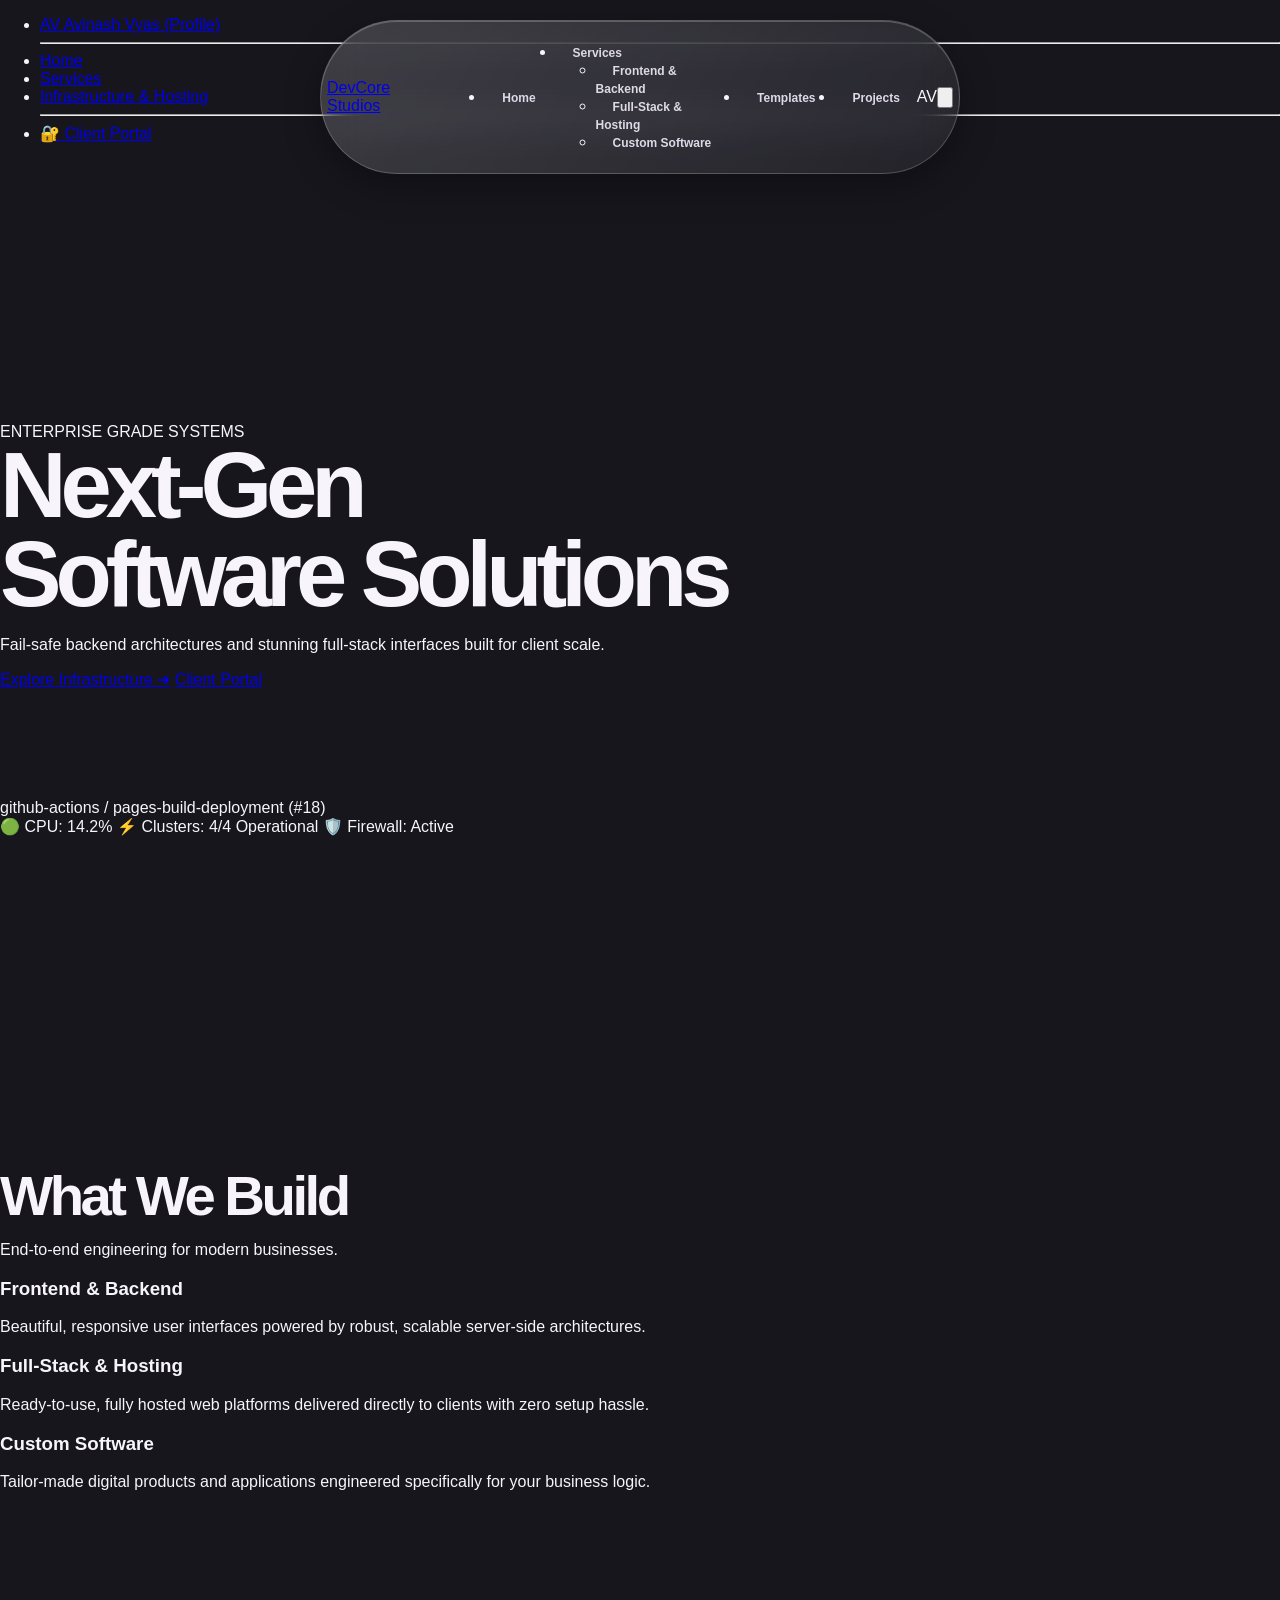
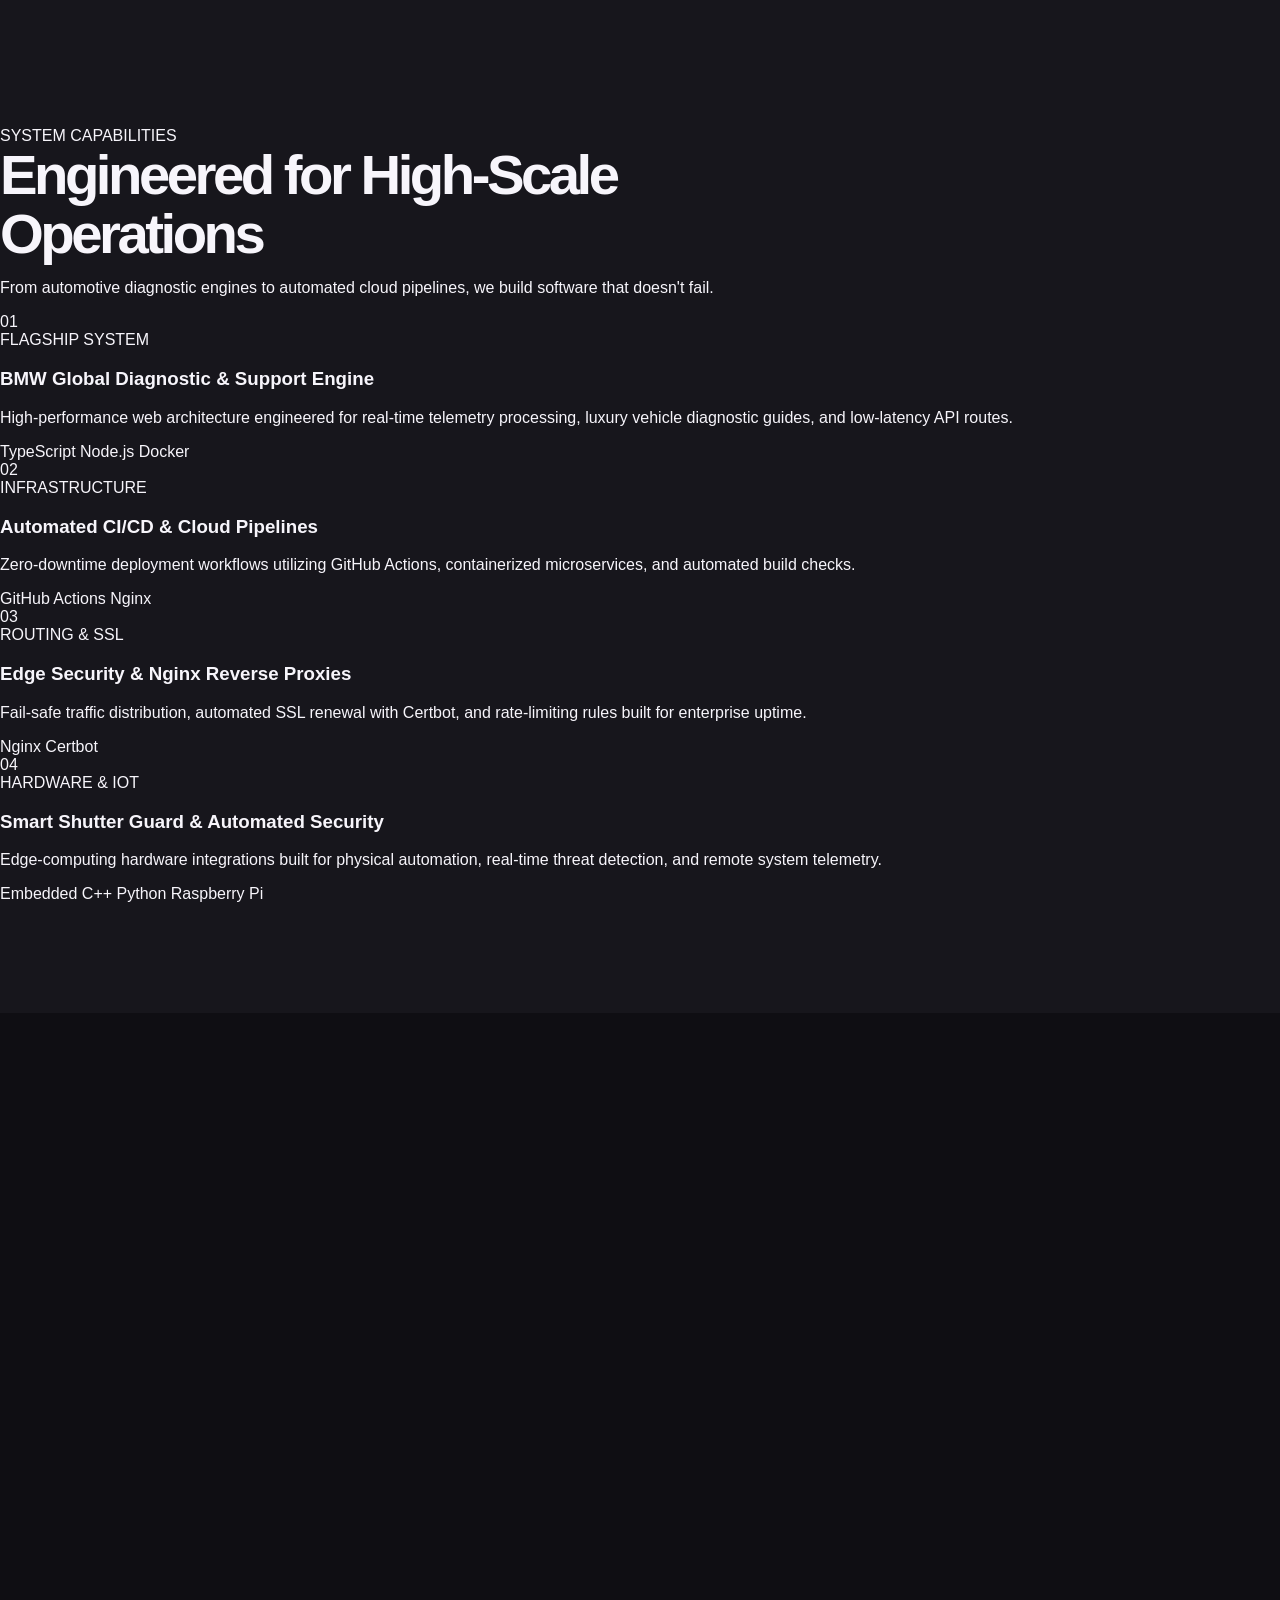
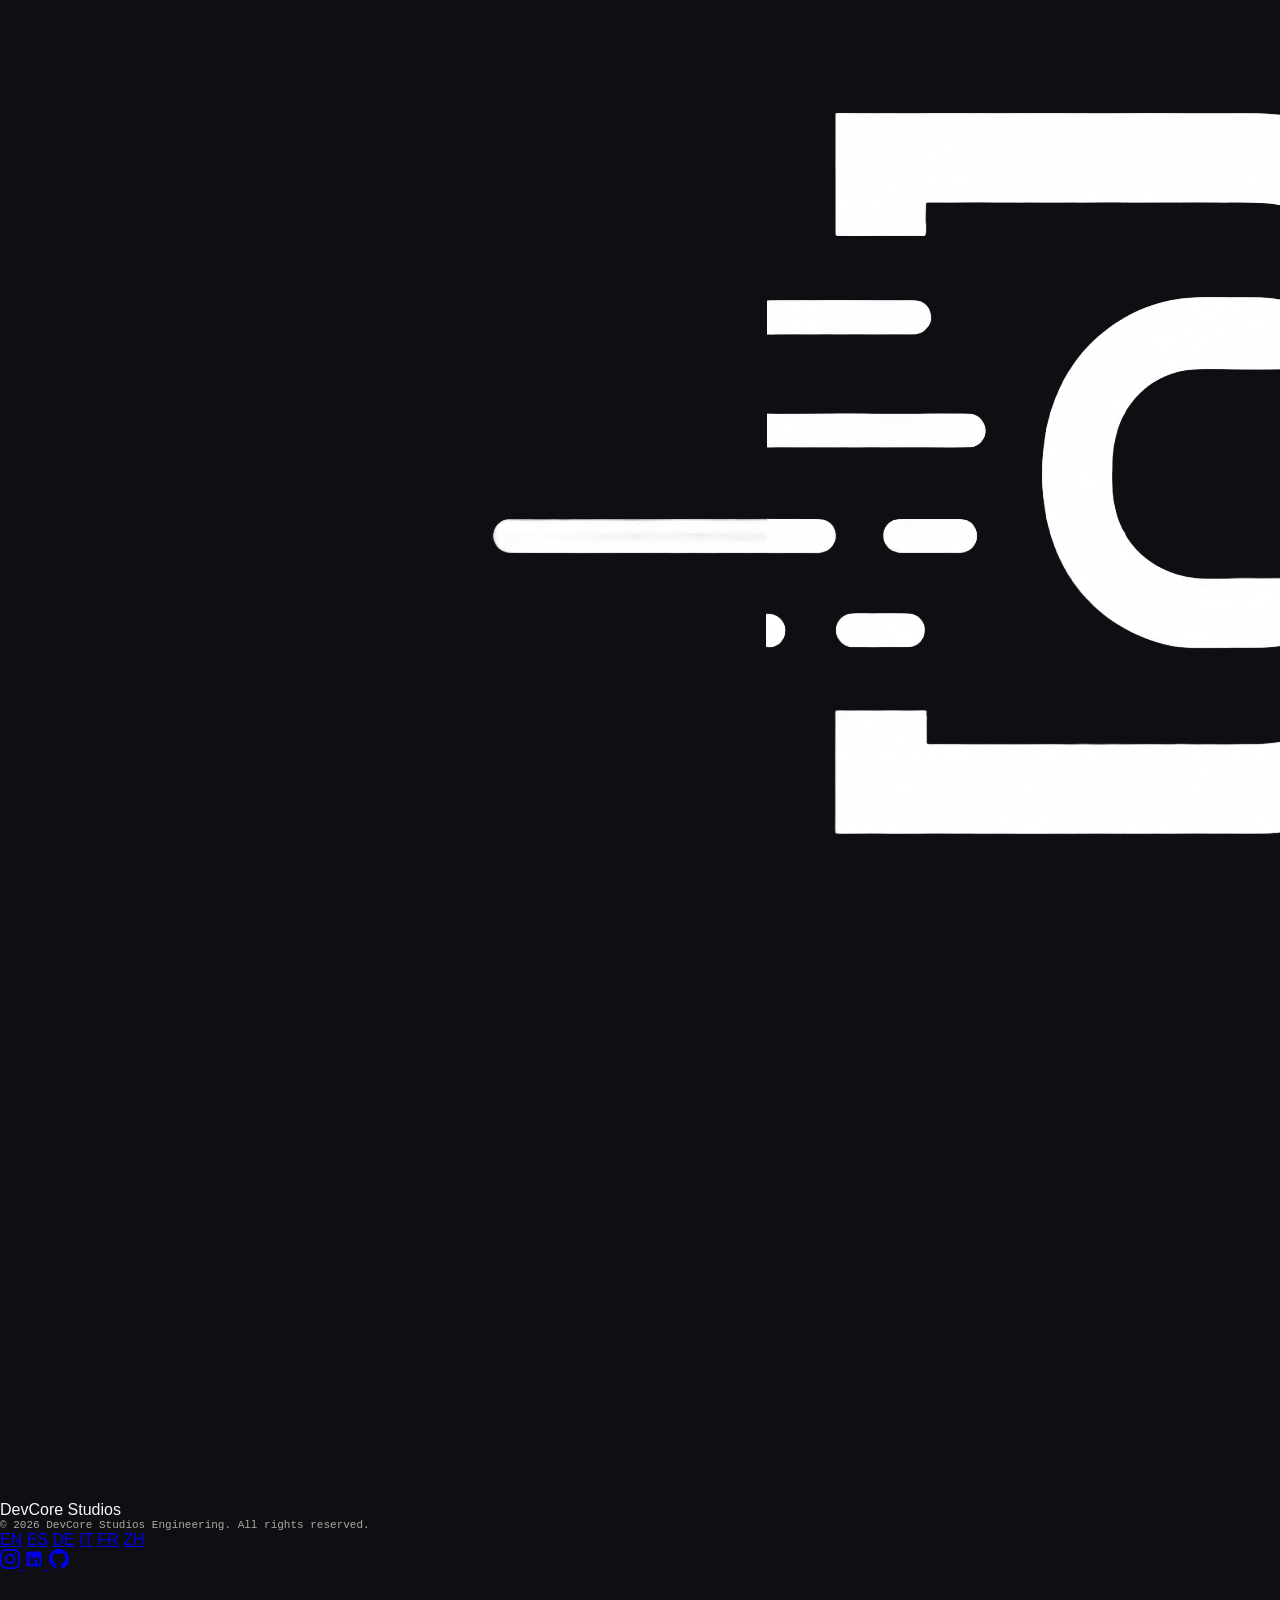
<file: ABOUT_US.html>
<!DOCTYPE html>
<html lang="en">
<head>
    <meta charset="UTF-8">
    <meta name="viewport" content="width=device-width, initial-scale=1.0">
    <title>DevCore Studios | Code with Perfection</title>
    <link rel="icon" href="devcorestudioslogo.png" type="image/png">
    <link rel="stylesheet" href="style.css">
</head>
<body>

    <!-- LIQUID GLASS HEADER -->
    <header class="devcore-header">
        <nav class="liquid-nav">
            <div class="nav-logo">
                <a href="index.html">DevCore Studios</a>
            </div>

            <ul class="nav-links">
                <li><a href="index.html">Home</a></li>
                <li class="dropdown">
                    <a href="#">Services</a>
                    <div class="dropdown-nav">
                        <ul> 
                            <li><a href="#">Frontend & Backend</a></li>
                            <li><a href="#">Full-Stack & Hosting</a></li>
                            <li><a href="#">Custom Software</a></li>
                        </ul>
                    </div>
                </li>
                <li><a href="#">Templates</a></li>
                <li><a href="#">Projects</a></li>
            </ul>

            <div class="nav-actions">
                <div class="user-avatar">
                    <span>AV</span>
                </div>
            </div>
            <!-- Hamburger Trigger (Visible only on mobile) -->
    <button id="mobileMenuBtn" class="hamburger-btn" aria-label="Toggle Mobile Menu">
        <svg viewBox="0 0 24 24" fill="none" stroke="currentColor" stroke-width="2">
            <path stroke-linecap="round" stroke-linejoin="round" d="M4 6h16M4 12h16M4 18h16" />
        </svg>
    </button>
        </nav>

        
        <!-- GLASSMOBILE PANEL (Sits directly BELOW Header) -->
    <div id="mobileNavPanel" class="mobile-nav-panel">
        <ul class="mobile-nav-list">
            <!-- AVATAR PROFILE LINK INSIDE HAMBURGER MENU -->
            <li class="mobile-profile-item">
                <a href="#portal" class="mobile-profile-link">
                    <span class="nav-avatar">AV</span>
                    <span>Avinash Vyas (Profile)</span>
                </a>
            </li>
            <hr class="mobile-divider">
            <li><a href="#hero">Home</a></li>
            <li><a href="#services">Services</a></li>
            <li><a href="#bento-section">Infrastructure & Hosting</a></li>
            <hr class="mobile-divider">
            <li><a href="#portal">🔐 Client Portal</a></li>
        </ul>
    </div>
</header>

    

    <!-- CENTERED HERO SECTION -->

    <!-- Background Video & Dark Overlay -->
    <div class="hero-video-container">
        <video autoplay muted loop playsinline class="hero-bg-video">
            <source src="hero-bg.mp4" type="video/mp4">
        </video>
        <div class="hero-overlay"></div>
    </div>

    <section class="hero-centered">
        <!-- Glowing top badge -->
        <div class="hero-badge">
            <span class="dot"></span> ENTERPRISE GRADE SYSTEMS
        </div>
        
        <h1 class="hero-title">Next-Gen<br>Software Solutions</h1>
        <p class="hero-desc">Fail-safe backend architectures and stunning full-stack interfaces built for client scale.</p>
        
        <div class="hero-actions">
            <a href="#services" class="btn btn-blue">Explore Infrastructure ➔</a>
            <a href="dashboard.html" class="btn btn-dark">Client Portal</a>
        </div>

       <!-- INTERACTIVE TERMINAL SECTION -->
    <section class="terminal-wrapper">
        <div class="terminal-window">
            <!-- Mac/Linux style window header -->
            <div class="terminal-header">
                <div class="terminal-dots">
                    <span class="dot red"></span>
                    <span class="dot yellow"></span>
                    <span class="dot green"></span>
                </div>
                <div class="terminal-title">github-actions / pages-build-deployment (#18)</div>
            </div>
            
            <!-- Terminal Body with Multi-Stage Loop -->
            <div class="terminal-body" id="terminal-content">
                <!-- JS dynamically injects lines here -->
            </div>

            <!-- Live Metrics Ticker Footer -->
            <div class="terminal-metrics">
                <span>🟢 CPU: 14.2%</span>
                <span>⚡ Clusters: 4/4 Operational</span>
                <span>🛡️ Firewall: Active</span>
            </div>
        </div>


           
    </section>
    </section>

    <!-- SERVICES SECTION -->
    <section id="services" class="expertise-section">
        <div class="section-header">
            <h2>What We Build</h2>
            <p>End-to-end engineering for modern businesses.</p>
        </div>

        <div class="cards-grid">
            <div class="service-card">
                <h3>Frontend & Backend</h3>
                <p>Beautiful, responsive user interfaces powered by robust, scalable server-side architectures.</p>
            </div>
            <div class="service-card">
                <h3>Full-Stack & Hosting</h3>
                <p>Ready-to-use, fully hosted web platforms delivered directly to clients with zero setup hassle.</p>
            </div>
            <div class="service-card">
                <h3>Custom Software</h3>
                <p>Tailor-made digital products and applications engineered specifically for your business logic.</p>
            </div>
        </div>
    </section>

     <!-- BENTO CAPABILITIES & CASE STUDIES SECTION -->
    <section class="bento-section">
        <div class="bento-header">
            <span class="badge">SYSTEM CAPABILITIES</span>
            <h2>Engineered for High-Scale Operations</h2>
            <p>From automotive diagnostic engines to automated cloud pipelines, we build software that doesn't fail.</p>
        </div>

        <div class="bento-grid">
            <!-- CARD 01: FEATURED CASE STUDY (BMW DIAGNOSTICS) -->
            <div class="bento-card card-large card-bmw-bg">
                <span class="card-num">01</span>
                <div class="card-content">
                    <span class="tag">FLAGSHIP SYSTEM</span>
                    <h3>BMW Global Diagnostic & Support Engine</h3>
                    <p>High-performance web architecture engineered for real-time telemetry processing, luxury vehicle diagnostic guides, and low-latency API routes.</p>
                    <div class="card-tech-stack">
                        <span>TypeScript</span>
                        <span>Node.js</span>
                        <span>Docker</span>
                    </div>
                </div>
            </div>

            <!-- CARD 02: DEVOPS & CI/CD -->
            <div class="bento-card card-medium card-cicd-bg">
                <span class="card-num">02</span>
                <div class="card-content">
                    <span class="tag">INFRASTRUCTURE</span>
                    <h3>Automated CI/CD & Cloud Pipelines</h3>
                    <p>Zero-downtime deployment workflows utilizing GitHub Actions, containerized microservices, and automated build checks.</p>
                    <div class="card-tech-stack">
                        <span>GitHub Actions</span>
                        <span>Nginx</span>
                    </div>
                </div>
            </div>

            <!-- CARD 03: CLOUD & ROUTING -->
            <div class="bento-card card-medium card-nginx-bg">
                <span class="card-num">03</span>
                <div class="card-content">
                    <span class="tag">ROUTING & SSL</span>
                    <h3>Edge Security & Nginx Reverse Proxies</h3>
                    <p>Fail-safe traffic distribution, automated SSL renewal with Certbot, and rate-limiting rules built for enterprise uptime.</p>
                    <div class="card-tech-stack">
                        <span>Nginx</span>
                        <span>Certbot</span>
                    </div>
                </div>
            </div>

            <!-- CARD 04: SECURITY & HARDWARE INTEGRATION -->
            <div class="bento-card card-large card-iot-bg">
                <span class="card-num">04</span>
                <div class="card-content">
                    <span class="tag">HARDWARE & IOT</span>
                    <h3>Smart Shutter Guard & Automated Security</h3>
                    <p>Edge-computing hardware integrations built for physical automation, real-time threat detection, and remote system telemetry.</p>
                    <div class="card-tech-stack">
                        <span>Embedded C++</span>
                        <span>Python</span>
                        <span>Raspberry Pi</span>
                    </div>
                </div>
            </div>
        </div>
    </section>

        <!-- FOOTER SECTION -->
    <footer class="site-footer">
        <div class="footer-container">
            
            <!-- LEFT: BRANDING & COPYRIGHT -->
            <div class="footer-brand">
                <div class="footer-logo-title">
                    <img src="devcorestudios-2.png" alt="DevCore Logo" class="footer-logo">
                    <span class="footer-title">DevCore Studios</span>
                </div>
                <p class="footer-copyright">
                    © 2026 DevCore Studios Engineering. All rights reserved.
                </p>
            </div>

            <!-- CENTER: REGION / LANGUAGE TOGGLES -->
            <div class="footer-langs">
                <a href="#">EN</a>
                <a href="#">ES</a>
                <a href="#">DE</a>
                <a href="#">IT</a>
                <a href="#">FR</a>
                <a href="#">ZH</a>
            </div>

            <!-- RIGHT: SOCIAL ICONS -->
            <div class="footer-socials">
                <a href="https://instagram.com" target="_blank" aria-label="Instagram">
                    <svg width="20" height="20" fill="currentColor" viewBox="0 0 24 24"><path d="M12 2.163c3.204 0 3.584.012 4.85.07 3.252.148 4.771 1.691 4.919 4.919.058 1.265.069 1.645.069 4.849 0 3.205-.012 3.584-.069 4.849-.149 3.225-1.664 4.771-4.919 4.919-1.266.058-1.644.07-4.85.07-3.204 0-3.584-.012-4.849-.07-3.26-.149-4.771-1.699-4.919-4.92-.058-1.265-.07-1.644-.07-4.849 0-3.204.013-3.583.07-4.849.149-3.227 1.664-4.771 4.919-4.919 1.266-.057 1.645-.069 4.849-.069zm0-2.163c-3.259 0-3.667.014-4.947.072-4.358.2-6.78 2.618-6.98 6.98-.059 1.281-.073 1.689-.073 4.948 0 3.259.014 3.668.072 4.948.2 4.358 2.618 6.78 6.98 6.98 1.281.058 1.689.072 4.948.072 3.259 0 3.668-.014 4.948-.072 4.354-.2 6.782-2.618 6.979-6.98.059-1.28.073-1.689.073-4.948 0-3.259-.014-3.667-.072-4.947-.196-4.354-2.617-6.78-6.979-6.98-1.281-.059-1.69-.073-4.949-.073zm0 5.838c-3.403 0-6.162 2.759-6.162 6.162s2.759 6.163 6.162 6.163 6.162-2.759 6.162-6.163c0-3.403-2.759-6.162-6.162-6.162zm0 10.162c-2.209 0-4-1.79-4-4 0-2.209 1.791-4 4-4s4 1.791 4 4c0 2.21-1.791 4-4 4zm6.406-11.845c-.796 0-1.441.645-1.441 1.44s.645 1.44 1.441 1.44c.795 0 1.439-.645 1.439-1.44s-.644-1.44-1.439-1.44z"/></svg>
                </a>
                <a href="https://linkedin.com" target="_blank" aria-label="LinkedIn">
                    <svg width="20" height="20" fill="currentColor" viewBox="0 0 24 24"><path d="M19 3a2 2 0 0 1 2 2v14a2 2 0 0 1-2 2H5a2 2 0 0 1-2-2V5a2 2 0 0 1 2-2h14m-.5 15.5v-5.3a3.26 3.26 0 0 0-3.26-3.26c-.85 0-1.84.52-2.28 1.3v-1.11h-2.79v8.37h2.79v-4.93c0-.77.62-1.4 1.39-1.4a1.4 1.4 0 0 1 1.4 1.4v4.93h2.75M6.46 10.9v8.37H9.25V10.9H6.46M7.86 6.72a1.47 1.47 0 1 0 0 2.94 1.47 1.47 0 0 0 0-2.94z"/></svg>
                </a>
                <a href="https://github.com/devvcorestudios-dev" target="_blank" aria-label="GitHub">
                    <svg width="20" height="20" fill="currentColor" viewBox="0 0 24 24"><path d="M12 0C5.37 0 0 5.37 0 12c0 5.31 3.435 9.795 8.205 11.385.6.105.825-.255.825-.57 0-.285-.015-1.23-.015-2.235-3.015.555-3.795-.735-4.035-1.41-.135-.345-.72-1.41-1.23-1.695-.42-.225-1.02-.78-.015-.795.945-.015 1.62.87 1.845 1.23 1.08 1.815 2.805 1.305 3.495.99.105-.78.42-1.305.765-1.605-2.67-.3-5.46-1.335-5.46-5.925 0-1.305.465-2.385 1.23-3.225-.12-.3-.54-1.53.12-3.18 0 0 1.005-.315 3.3 1.23.96-.27 1.98-.405 3-.405s2.04.135 3 .405c2.295-1.56 3.3-1.23 3.3-1.23.66 1.65.24 2.88.12 3.18.765.84 1.23 1.905 1.23 3.225 0 4.605-2.805 5.625-5.475 5.925.435.375.81 1.095.81 2.22 0 1.605-.015 2.895-.015 3.3 0 .315.225.69.825.57A12.02 12.02 0 0 0 24 12c0-6.63-5.37-12-12-12z"/></svg>
                </a>
            </div>

        </div>
    </footer>

    <script src="script.js"></script>
</body>
</html>
</file>
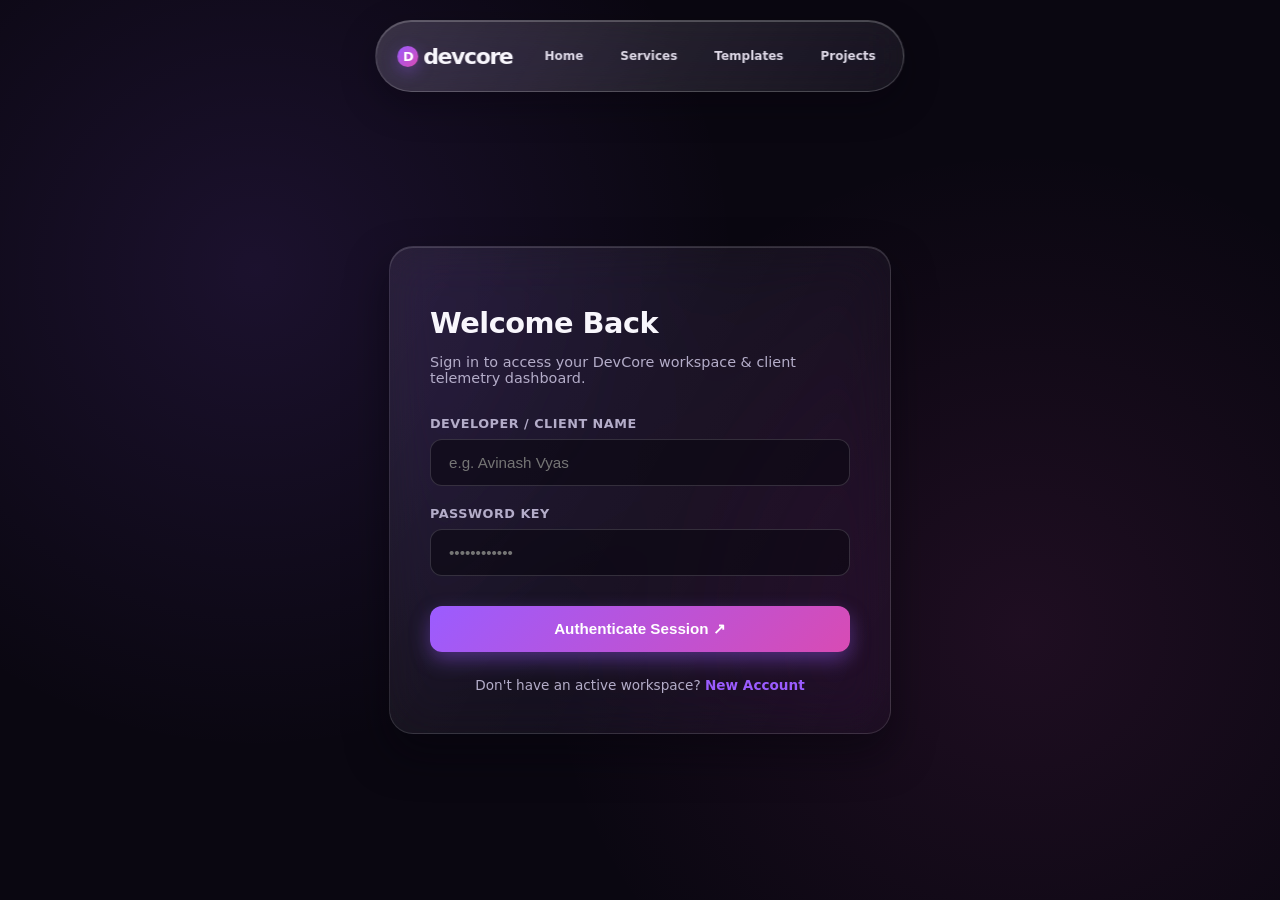
<file: dashboard.html>
<!DOCTYPE html>
<html lang="en">
<head>
  <meta charset="UTF-8" />
  <meta name="viewport" content="width=device-width, initial-scale=1.0" />
  <title>Devcorestudios Dashboard</title>
  <link rel="stylesheet" href="dashboard.css" />

  <!-- 🛡️ INSTANT GHOST CATCHER: Stops the page from painting if not logged in -->
  <script>
    if (!localStorage.getItem('devcoreActiveSession')) {
        window.location.replace('login.html'); // .replace() prevents them from using the back button
    }
  </script>
  <!-- Add GSAP for the Apple-style animation -->
  <script src="https://cdnjs.cloudflare.com/ajax/libs/gsap/3.12.2/gsap.min.js"></script>
  
  <link rel="stylesheet" href="dashboard.css" />

</head>
<body>

  <!-- THE APPLE WELCOME SCREEN -->
  <div id="appleWelcomeScreen" class="apple-welcome-screen">
    <div id="appleWelcomeText" class="apple-welcome-text">Hello.</div>
  </div>

  <!-- THE UPDATED PAYWALL OVERLAY -->
  <div id="tierRequirementOverlay" class="tier-overlay">
    <div class="tier-card">
      <div class="tier-icon">⚡</div>
      <h2>Welcome to DevCore</h2>
      <p>Hope you're enjoying the service, but we haven't detected your current paid tier. If there is an error on our side recognizing you, please mail us at devvcorestudios@gmail.com. If you want to buy a paid tier, click the button below.</p>
      <a href="pricing.html" class="tier-btn">Select Your Tier &nbsp; ↗</a>
    </div>
  </div>
  <div id="tierRequirementOverlay" class="tier-overlay">
  <div class="tier-card">
    <div class="tier-icon">⚡</div>
    <h2>Welcome to DevCore</h2>
    <p>We are thrilled to have you on board! To unlock your dashboard and deploy your workspace, please select your infrastructure tier first.</p>
    <a href="pricing.html" class="tier-btn">Select Your Tier &nbsp; ↗</a>
  </div>
</div>
  <div class="dashboard-shell">
    <aside class="sidebar" aria-label="Primary navigation">
      <div class="brand-block">
        <div class="brand-mark">DS</div>
        <div class="brand-text">
          <div class="brand-title">Devcorestudios</div>
          <div class="brand-subtitle">Creative engineering hub</div>
        </div>
      </div>

      <nav class="sidebar-nav">
        <button class="nav-link">Home<span>01</span></button>
        <button class="nav-link">Service<span>02</span></button>
        <button class="nav-link">Templates<span>03</span></button>
        <button class="nav-link">Projects<span>04</span></button>
        <button class="nav-link active">Dashboard<span>05</span></button>
      </nav>

      <div class="sidebar-utility">
        <button class="nav-link">Settings<span>⚙</span></button>
        <button class="nav-link">Support / Docs<span>?</span></button>
      </div>
    </aside>
    <div class="sidebar-overlay" aria-hidden="true"></div>

    <main class="panel">
      <section class="header-bar">
        <div class="header-left">
          <button class="menu-toggle" aria-label="Toggle navigation" type="button">
            <span></span>
            <span></span>
            <span></span>
          </button>
          <div class="welcome-copy">
            <p>Devcorestudios workspace overview</p>
            <h1>Welcome back, Lead Developer</h1>
            <div class="tag-row">
              <span class="tag active">Overview</span>
              <span class="tag">Workspace</span>
              <span class="tag">Dev Tools</span>
            </div>
          </div>
        </div>

        <div class="header-actions">
          <div class="ask-ai-block">
            <div class="ask-ai-copy">
              <p>Ask Devcore AI anything</p>
              <span>Open the AI chat panel for quick sprint insights.</span>
            </div>
            <button class="open-ai-chat" type="button" id="openAiChat">Open chat</button>
          </div>
          <div class="header-controls">
            <button class="icon-button" aria-label="Notifications">
              <svg width="18" height="18" viewBox="0 0 24 24" fill="none" stroke="currentColor" stroke-width="2" stroke-linecap="round" stroke-linejoin="round"><path d="M18 8a6 6 0 1 0-12 0c0 7-3 9-3 9h18s-3-2-3-9"></path><path d="M13.73 21a2 2 0 0 1-3.46 0"></path></svg>
            </button>
            <button class="icon-button" aria-label="Settings">
              <svg width="18" height="18" viewBox="0 0 24 24" fill="none" stroke="currentColor" stroke-width="2" stroke-linecap="round" stroke-linejoin="round"><circle cx="12" cy="12" r="3"></circle><path d="M19.4 15a1.65 1.65 0 0 0 .33 1.82l.06.06a2 2 0 1 1-2.83 2.83l-.06-.06a1.65 1.65 0 0 0-1.82-.33 1.65 1.65 0 0 0-1 1.51V21a2 2 0 1 1-4 0v-.09a1.65 1.65 0 0 0-1-1.51 1.65 1.65 0 0 0-1.82.33l-.06.06a2 2 0 1 1-2.83-2.83l.06-.06A1.65 1.65 0 0 0 4.6 15 1.65 1.65 0 0 0 3 13.4V12a2 2 0 0 1 0-4v-.4A1.65 1.65 0 0 0 4.6 6a1.65 1.65 0 0 0 1.82-.33l.06-.06a2 2 0 0 1 2.83 2.83l-.06.06A1.65 1.65 0 0 0 9 9.6V10a2 2 0 0 1 4 0v.4a1.65 1.65 0 0 0 1 1.51 1.65 1.65 0 0 0 1.82-.33l.06-.06a2 2 0 0 1 2.83 2.83l-.06.06A1.65 1.65 0 0 0 19.4 15z"></path></svg>
            </button>
            <div class="profile-pill">
              <div class="avatar-circle">LD</div>
              <div class="profile-details">
                <strong>Lead Developer</strong>
                <span>lead@devcorestudios.ai</span>
              </div>
            </div>
          </div>
        </div>
      </section>

      <section class="dashboard-grid">
        <article class="card progress-card">
          <div class="progress-header">
            <div>
              <p>Project progress</p>
              <h2>Epic Launch Sprint</h2>
            </div>
            <span class="tag active">Sprint 6</span>
          </div>
          <div class="progress-gauge">
            <div class="gauge-ring" data-progress="76" style="--progress: 76;">
              <span class="gauge-value">0%</span>
            </div>
            <div class="progress-details">
              <div class="progress-item">
                <span>Completion</span>
                <strong>76%</strong>
              </div>
              <div class="progress-item">
                <span>Milestones</span>
                <strong>9 / 12</strong>
              </div>
              <div class="progress-item">
                <span>Risk level</span>
                <strong>Low</strong>
              </div>
            </div>
          </div>
        </article>

        <article class="card feature-card">
          <div class="feature-content">
            <p class="tag">Active sprint</p>
            <h2 class="feature-title">Daily task progress</h2>
            <div class="feature-progress">
              <div class="progress-pill">
                <span>Daily change</span>
                <strong>+12%</strong>
              </div>
              <div class="progress-pill">
                <span>Completed</span>
                <strong>18 tasks</strong>
              </div>
              <div class="progress-pill">
                <span>Today's left</span>
                <strong>7 tasks</strong>
              </div>
            </div>
            <div class="dev-task-card">
              <div class="dev-task-block">
                <p class="task-heading">Completed by</p>
                <ul>
                  <li><strong>Aisha</strong> – UI polish</li>
                  <li><strong>Ravi</strong> – API integration</li>
                  <li><strong>Sam</strong> – Unit testing</li>
                </ul>
              </div>
              <div class="dev-task-block">
                <p class="task-heading">Assigned to</p>
                <ul>
                  <li><strong>Mira</strong> – Test automation</li>
                  <li><strong>Noah</strong> – Performance tuning</li>
                  <li><strong>Jules</strong> – Release docs</li>
                </ul>
              </div>
            </div>
          </div>
        </article>

        <article class="card watchlist-card">
          <div class="watchlist-head">
            <h3>Active Developers</h3>
            <p style="margin:0;color:var(--muted);font-size:0.94rem;">4 developers are active right now.</p>
          </div>
          <div class="watchlist-list">
            <div class="watch-item">
              <div class="watch-meta">
                <p class="watch-title">Aisha</p>
                <p class="watch-subtitle">Working on UI polish</p>
              </div>
              <div class="watch-value">
                <strong>4.2h</strong>
                <span class="watch-change">Logged in</span>
              </div>
            </div>
            <div class="watch-item">
              <div class="watch-meta">
                <p class="watch-title">Ravi</p>
                <p class="watch-subtitle">Working on API integration</p>
              </div>
              <div class="watch-value">
                <strong>3.7h</strong>
                <span class="watch-change">Logged in</span>
              </div>
            </div>
            <div class="watch-item">
              <div class="watch-meta">
                <p class="watch-title">Sam</p>
                <p class="watch-subtitle">Working on unit testing</p>
              </div>
              <div class="watch-value">
                <strong>5.6h</strong>
                <span class="watch-change">Logged in</span>
              </div>
            </div>
            <div class="watch-item">
              <div class="watch-meta">
                <p class="watch-title">Mira</p>
                <p class="watch-subtitle">Working on deployment pipeline</p>
              </div>
              <div class="watch-value">
                <strong>2.3h</strong>
                <span class="watch-change">Logged in</span>
              </div>
            </div>
          </div>
          <div class="watchlist-footer">
            <p>Total hours worked this session</p>
            <strong>15.8h</strong>
          </div>
        </article>

        <section class="portfolio-grid">
          <article class="asset-card meeting-card">
            <div class="asset-label">
              <span>Meeting</span>
              <span class="watch-change">Sync Calendar</span>
            </div>
            <div class="meeting-widget">
              <div class="meeting-left">
                <div class="calendar-header">
                  <h4>Calendar</h4>
                  <div class="calendar-controls">
                    <input id="icsFile" type="file" accept=".ics" />
                    <button id="importIcs" type="button">Import .ics</button>
                    <button id="clearEvents" type="button">Clear</button>
                  </div>
                </div>
                <div id="calendarList" class="calendar-list">
                  <div class="month-controls">
                    <button id="prevMonth" type="button">‹</button>
                    <div id="monthLabel">Month</div>
                    <button id="nextMonth" type="button">›</button>
                  </div>
                  <div id="calendarGrid" class="calendar-grid" role="grid" aria-label="Month calendar"></div>
                  <div id="agendaList" class="agenda-list-wrap">
                    <p class="muted">Upcoming agenda</p>
                    <div id="agendaItems"></div>
                  </div>
                </div>
              </div>
              <div class="meeting-right">
                <h4>Notifications</h4>
                <div id="notificationsList" class="notifications-list">
                  <p class="muted">No notifications yet.</p>
                </div>
                <div class="call-block">
                  <button id="callButton" class="sync-call-button" type="button">Start Call</button>
                </div>
              </div>
            </div>
          </article>
          <article class="asset-card">
            <div class="asset-label">
              <span>Analytics</span>
              <span class="watch-change">+2.0%</span>
            </div>
            <div class="asset-value">$1,721.30</div>
            <div class="asset-copy">
              <span>Units 40</span>
              <span>Streaming</span>
            </div>
          </article>
          <article class="asset-card">
            <div class="asset-label">
              <span>Network</span>
              <span class="watch-change">+5.6%</span>
            </div>
            <div class="asset-value">$1,721.30</div>
            <div class="asset-copy">
              <span>Units 16</span>
              <span>Secure</span>
            </div>
          </article>
        </section>

        <section class="chart-panel">
          <div class="chart-header">
            <div>
              <h3>Portfolio Performance</h3>
              <p style="margin:4px 0 0;color:var(--muted);font-size:0.93rem;">Monthly performance across studio assets.</p>
            </div>
            <div class="time-controls" role="tablist" aria-label="Time range selectors">
              <button class="range-btn active" data-range="1D">1D</button>
              <button class="range-btn" data-range="1W">1W</button>
              <button class="range-btn" data-range="1M">1M</button>
              <button class="range-btn" data-range="6M">6M</button>
              <button class="range-btn" data-range="1Y">1Y</button>
            </div>
          </div>
          <div class="chart-frame">
            <canvas id="studioChart" aria-label="Performance chart"></canvas>
            <div class="tooltip" id="chartTooltip" role="tooltip"></div>
          </div>
        </section>
      </section>
    </main>
  </div>

  <div class="ai-chat-overlay" id="aiChatOverlay" aria-hidden="true"></div>
  <aside class="ai-chat-drawer" id="aiChatDrawer" aria-hidden="true">
    <div class="ai-chat-header">
      <div>
        <p>Core Ops Assistant</p>
        <span>Chat about sprint progress, tasks, and risk.</span>
      </div>
      <button class="close-ai-chat" type="button" id="closeAiChat" aria-label="Close chat">×</button>
    </div>
    <div class="ai-chat-messages" id="aiChatMessages"></div>
    <form class="ai-chat-form" id="aiChatForm">
      <input id="aiChatInput" type="text" placeholder="Type your question..." aria-label="AI chat input" autocomplete="off" />
      <button type="submit">Send</button>
    </form>
  </aside>

    <script src="dashboard.js"></script>
    <div id="rescheduleModal" class="modal" aria-hidden="true">
      <div class="modal-backdrop"></div>
      <div class="modal-content" role="dialog" aria-modal="true" aria-label="Reschedule meeting">
        <button id="closeModal" class="modal-close" aria-label="Close">×</button>
        <h3>Reschedule Meeting</h3>
        <p id="modalEventTitle" class="muted">Select a free slot to reschedule</p>
        <div id="freeSlots" class="free-slots">Loading slots…</div>
      </div>
    </div>
    <script src="auth.js"></script>
</body>
</html>
</file>
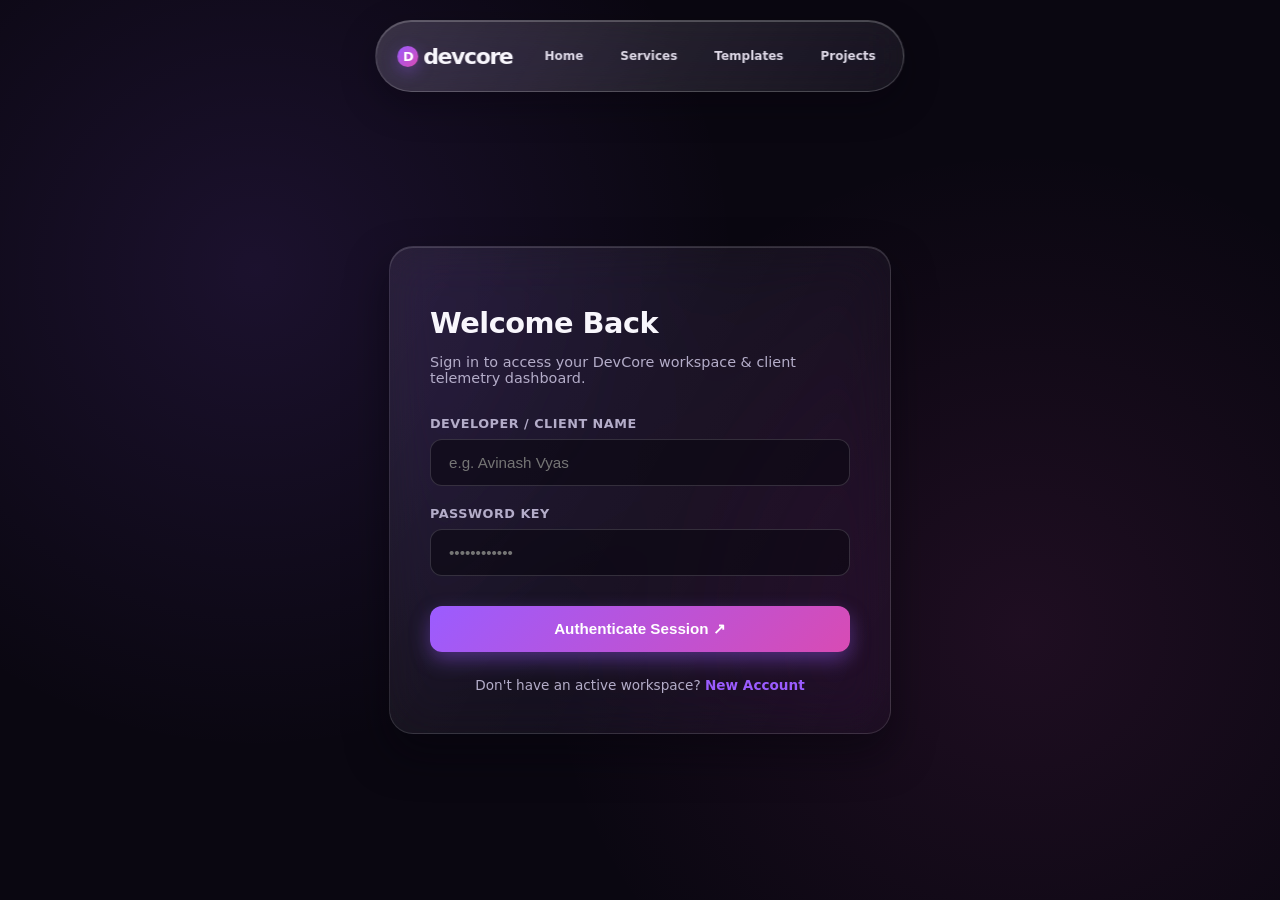
<file: login.html>
<!DOCTYPE html>
<html lang="en">
<head>
    <meta charset="UTF-8">
    <meta name="viewport" content="width=device-width, initial-scale=1.0">
    <title>Sign In · DevCore Studios</title>
    <link rel="stylesheet" href="login.css">
   
</head>
<body>

    <!-- TOP NAVBAR PILL -->
    <nav aria-label="Primary navigation">
        <a href="index.html" class="logo"><span>D</span>devcore</a>
        <div class="nav-links">
            <a href="index.html">Home</a>
            <a href="index.html#services">Services</a>
            <a href="index.html#work">Templates</a>
            <a href="index.html#work">Projects</a>
        </div>
    </nav>

    <!-- SIGN-IN CARD -->
    <div class="login-container">
        <div class="login-header">
            <h1>Welcome Back</h1>
            <p>Sign in to access your DevCore workspace & client telemetry dashboard.</p>
        </div>

        <form id="loginForm">
            <div class="input-group">
                <label for="developerName">Developer / Client Name</label>
                <input type="text" id="developerName" placeholder="e.g. Avinash Vyas" required>
            </div>

            <div class="input-group">
                <label for="password">Password Key</label>
                <input type="password" id="password" placeholder="••••••••••••" required>
            </div>

            <button type="submit" class="btn-submit">Authenticate Session ↗</button>
        </form>

        <div class="login-footer">
            Don't have an active workspace? <a href="signup.html">New Account</a>
        </div>
    </div>

  <script src="login.js"></script>
  <script src="api.js"></script>
  <script src="auth.js" defer></script>
</body>
</html>
</file>
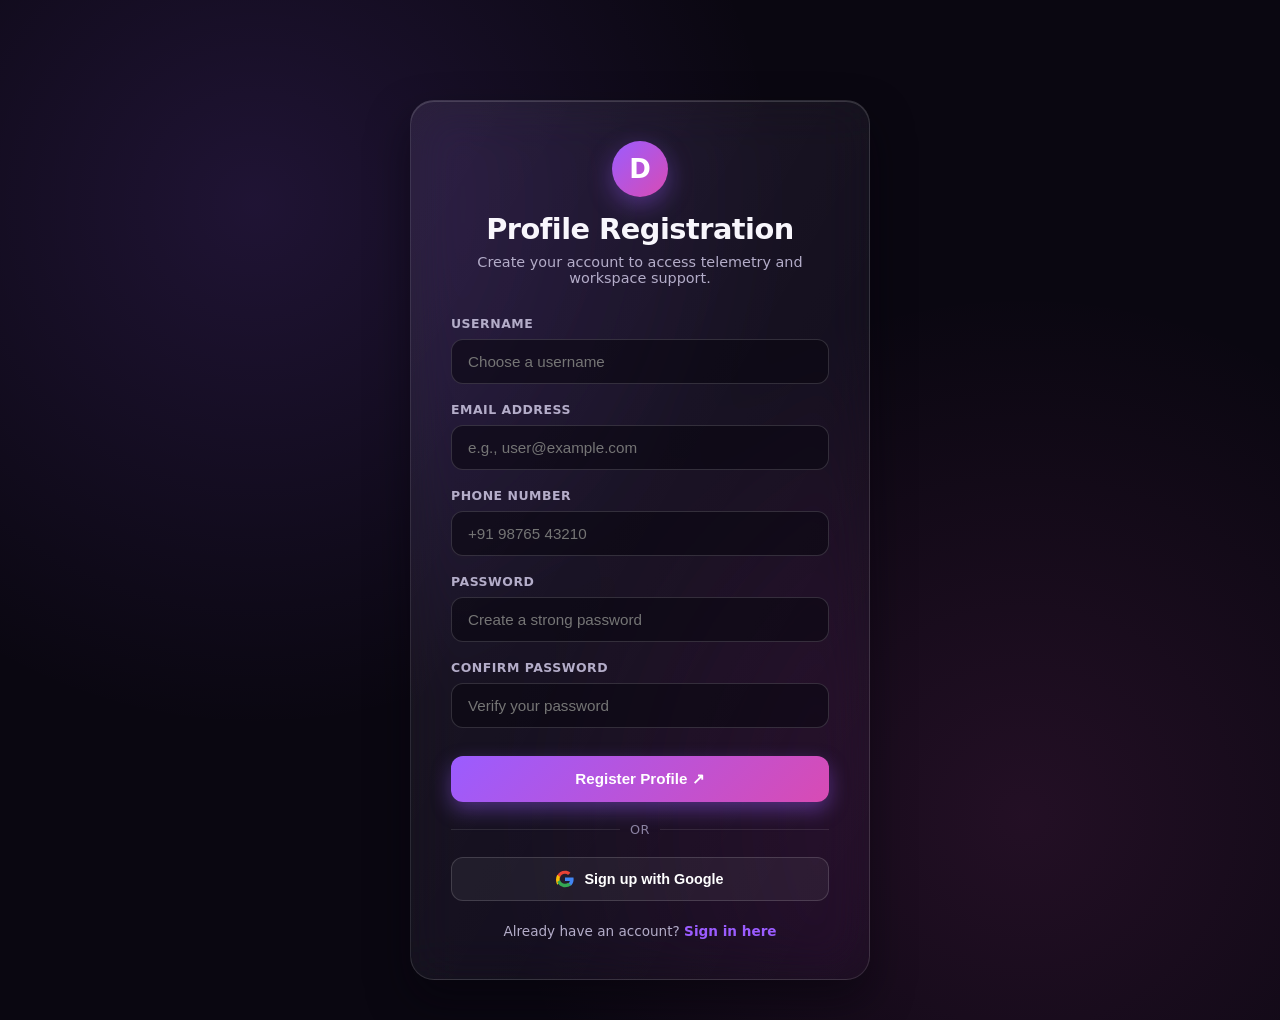
<file: signup.html>
<!DOCTYPE html>
<html lang="en">
<head>
    <meta charset="UTF-8">
    <meta name="viewport" content="width=device-width, initial-scale=1.0">
    <title>Profile Registration · DevCore Studios</title>
    <link rel="icon" href="DevCore_official.png" type="image/png">
    <!-- GSAP for Smooth Entrance Animations -->
    <script src="https://cdnjs.cloudflare.com/ajax/libs/gsap/3.12.2/gsap.min.js"></script>
    <link rel="stylesheet" href="signup.css">
</head>
<body>

    <!-- REGISTRATION CARD -->
    <div class="register-container">
        <div class="register-header">
            <div class="brand-icon">D</div>
            <h1>Profile Registration</h1>
            <p>Create your account to access telemetry and workspace support.</p>
        </div>

        <form id="registrationForm">
            <div class="input-group">
                <label for="username">Username</label>
                <input type="text" id="username" placeholder="Choose a username" required>
            </div>

            <div class="input-group">
                <label for="email">Email Address</label>
                <input type="email" id="email" placeholder="e.g., user@example.com" required>
            </div>

            <div class="input-group">
                <label for="phone">Phone Number</label>
                <input type="tel" id="phone" placeholder="+91 98765 43210" required>
            </div>

            <div class="input-group">
                <label for="password">Password</label>
                <input type="password" id="password" placeholder="Create a strong password" required>
            </div>

            <div class="input-group">
                <label for="confirmPassword">Confirm Password</label>
                <input type="password" id="confirmPassword" placeholder="Verify your password" required>
            </div>

            <button type="submit" class="btn-submit">Register Profile ↗</button>
        </form>

        <div class="divider">or</div>

        <!-- Sign up with Google Option -->
        <button type="button" class="btn-google" onclick="window.location.href='/oauth2/authorization/google'">
            <svg width="18" height="18" viewBox="0 0 24 24"><path fill="#EA4335" d="M12 5c1.6 0 3 .6 4.1 1.6l3.1-3.1C17.3 1.8 14.8 1 12 1 7.4 1 3.5 3.6 1.6 7.4l3.7 2.9C6.2 7.1 8.9 5 12 5z"/><path fill="#4285F4" d="M23.5 12.3c0-.8-.1-1.6-.2-2.3H12v4.5h6.5c-.3 1.5-1.1 2.8-2.4 3.7l3.7 2.9c2.2-2 3.7-5 3.7-8.8z"/><path fill="#FBBC05" d="M5.3 14.7c-.2-.7-.4-1.5-.4-2.7s.2-2 .4-2.7L1.6 6.4C.6 8.4 0 10.7 0 13s.6 4.6 1.6 6.6l3.7-2.9z"/><path fill="#34A853" d="M12 23c3.2 0 6-1.1 8-3l-3.7-2.9c-1.1.7-2.5 1.2-4.3 1.2-3.1 0-5.8-2.1-6.7-5.1L1.6 16C3.5 19.8 7.4 23 12 23z"/></svg>
            Sign up with Google
        </button>

        <div class="register-footer">
            Already have an account? <a href="login.html">Sign in here</a>
        </div>
    </div>
     <script src="signup.js"></script>
    <script src="api.js"></script>
    <script src="auth.js" defer></script>
</body>
</html>
</file>
<file: style.css>
:root { --ink:#f7f5fb; --paper:#17161c; --surface:#211f27; --surface-raised:#2a2831; --violet:#9b5cff; --magenta:#d84bb4; --line:rgba(255,255,255,.12); --muted:#a5a1b1; }
    * { box-sizing:border-box; }
    html { scroll-behavior:smooth; }
    body { margin:0; color:var(--ink); background:var(--paper); font-family:Manrope,Arial,sans-serif; }
    .wrap { width:min(1180px, calc(100% - 48px)); margin:auto; }
    nav { position:fixed; z-index:20; top:20px; left:50%; transform:translateX(-50%); display:flex; align-items:center; min-height:58px; padding:6px; border:1px solid rgba(255,255,255,.2); border-radius:999px; background:linear-gradient(120deg,rgba(255,255,255,.16),rgba(255,255,255,.055)); box-shadow:0 12px 35px rgba(5,3,11,.34),inset 0 1px 0 rgba(255,255,255,.22); backdrop-filter:blur(20px) saturate(150%); -webkit-backdrop-filter:blur(20px) saturate(150%); }
    .logo { font-weight:800; letter-spacing:-1.4px; font-size:22px; text-decoration:none; color:var(--ink); }
    .logo span { display:inline-grid; place-items:center; width:21px; height:21px; margin-right:5px; border-radius:50%; background:linear-gradient(135deg,var(--violet),var(--magenta)); color:white; font-size:13px; box-shadow:0 5px 16px rgba(155,92,255,.35); }
    .nav-links { display:flex; gap:3px; align-items:center; }
    .nav-links a { color:#ded9e7; text-decoration:none; font-size:12px; font-weight:700; padding:12px 17px; border-radius:999px; transition:background .25s,color .25s,box-shadow .25s; }
    .nav-links a:hover, .nav-links a:focus-visible, .nav-links .active { background:linear-gradient(135deg,rgba(155,92,255,.82),rgba(216,75,180,.78)); color:white; box-shadow:0 5px 16px rgba(155,92,255,.3); outline:none; }
    .user-menu { position:relative; margin-left:4px; }
    .user-toggle { width:42px; height:42px; display:grid; place-items:center; border:1px solid rgba(255,255,255,.2); border-radius:50%; background:linear-gradient(135deg,var(--violet),var(--magenta)); color:white; font:700 12px Manrope,Arial,sans-serif; cursor:pointer; box-shadow:0 5px 16px rgba(155,92,255,.28); transition:transform .2s,box-shadow .2s; }
    .user-toggle:hover, .user-toggle:focus-visible { transform:scale(1.06); box-shadow:0 8px 22px rgba(155,92,255,.45); outline:2px solid white; outline-offset:2px; }
    .user-panel { position:absolute; top:calc(100% + 12px); right:0; width:206px; padding:8px; border:1px solid rgba(255,255,255,.18); border-radius:18px; background:rgba(35,31,43,.82); box-shadow:0 18px 45px rgba(5,3,11,.38),inset 0 1px 0 rgba(255,255,255,.15); backdrop-filter:blur(22px) saturate(150%); -webkit-backdrop-filter:blur(22px) saturate(150%); opacity:0; visibility:hidden; transform:translateY(-8px) scale(.97); transition:opacity .2s,transform .2s,visibility .2s; }
    .user-menu.open .user-panel { opacity:1; visibility:visible; transform:translateY(0) scale(1); }
    .user-summary { padding:9px 10px 12px; margin-bottom:5px; border-bottom:1px solid rgba(255,255,255,.12); }
    .user-summary strong, .user-summary span { display:block; }
    .user-summary strong { font-size:12px; color:white; }
    .user-summary span { margin-top:2px; color:#bcb5c8; font-size:10px; }
    .menu-item { width:100%; display:block; padding:10px 11px; border:0; border-radius:10px; background:transparent; color:#e4dfeb; text-align:left; text-decoration:none; font:600 12px Manrope,Arial,sans-serif; cursor:pointer; }
    .menu-item:hover, .menu-item:focus-visible { background:rgba(155,92,255,.26); color:white; outline:none; }
    .menu-item.logout { color:#ffb7db; }
    .eyebrow { font:500 11px 'DM Mono',monospace; text-transform:uppercase; letter-spacing:1.2px; }
    .hero { min-height:632px; padding:89px 0 58px; position:relative; overflow:hidden; border-bottom:1px solid var(--line); background:radial-gradient(circle at 87% 28%,rgba(155,92,255,.2),transparent 27%),linear-gradient(180deg,#1d1b22 0%,var(--paper) 100%); }
    .hero::after { content:''; position:absolute; width:530px; height:530px; right:-135px; top:80px; border:1px solid rgba(255,255,255,.25); border-radius:50%; box-shadow:0 0 0 64px rgba(155,92,255,.24),0 0 80px 10px rgba(216,75,180,.15); opacity:.95; }
    .hero .eyebrow { margin-bottom:28px; }
    h1 { font-size:clamp(48px, 7.2vw, 100px); max-width:970px; line-height:.97; letter-spacing:-6px; margin:0; font-weight:800; position:relative; z-index:1; }
    h1 em { font-style:normal; color:white; background:linear-gradient(100deg,var(--violet),var(--magenta)); padding:0 8px; border-radius:5px; }
    .hero-bottom { position:relative; z-index:1; display:flex; justify-content:space-between; align-items:end; margin-top:65px; }
    .hero-copy { max-width:405px; font-size:16px; line-height:1.65; margin:0; }
    .round-link { width:115px; height:115px; border-radius:50%; display:grid; place-items:center; background:linear-gradient(135deg,var(--violet),var(--magenta)); color:white; text-decoration:none; font:500 11px 'DM Mono',monospace; text-transform:uppercase; text-align:center; transition:transform .25s; box-shadow:0 12px 30px rgba(155,92,255,.28); }
    .round-link:hover { transform:rotate(12deg) scale(1.05); }
    .stats { display:grid; grid-template-columns:repeat(3,1fr); border-bottom:1px solid var(--line); }
    .stat { padding:30px 0 33px; border-right:1px solid var(--line); }
    .stat:not(:first-child) { padding-left:34px; }
    .stat:last-child { border:0; }
    .stat strong { display:block; font-size:36px; letter-spacing:-2px; }
    .stat span { color:var(--muted); font-size:12px; font-weight:700; }
    section { padding:110px 0; }
    .section-head { display:flex; justify-content:space-between; gap:30px; align-items:start; margin-bottom:57px; }
    h2 { max-width:700px; font-size:clamp(34px,4.4vw,59px); line-height:1.05; letter-spacing:-3.5px; margin:0; }
    .services { background:linear-gradient(135deg,#21152d 0%,#2d1834 100%); color:var(--ink); }
    .services .eyebrow { color:#d89cff; }
    .services-grid { border-top:1px solid rgba(255,255,255,.26); }
    .service { display:grid; grid-template-columns:80px 1fr 330px; gap:24px; padding:27px 0; border-bottom:1px solid rgba(255,255,255,.26); align-items:center; }
    .service-num { color:#d89cff; font:12px 'DM Mono',monospace; }
    .service h3 { font-size:29px; letter-spacing:-1.4px; margin:0; }
    .service p { margin:0; color:#c2bdca; font-size:14px; line-height:1.5; }
    .work-grid { display:grid; grid-template-columns:1.15fr .85fr; gap:20px; }
    .project { text-decoration:none; color:var(--ink); display:block; }
    .project-image { min-height:300px; padding:27px; display:flex; align-items:flex-end; justify-content:space-between; overflow:hidden; }
    .project:first-child .project-image { min-height:420px; background:linear-gradient(145deg,#33234b,#171d35); color:white; }
    .project:nth-child(2) .project-image { background:linear-gradient(135deg,#c351a7,#7047c8); color:white; }
    .project:nth-child(3) .project-image { background:linear-gradient(135deg,#362544,#7463a8); color:white; }
    .project:nth-child(4) .project-image { background:linear-gradient(135deg,#27313e,#45577a); color:white; }
    .orb { width:170px; height:170px; border-radius:50%; background:var(--violet); box-shadow:55px -52px 0 var(--magenta),0 0 36px rgba(155,92,255,.6); }
    .type { font-size:clamp(36px,5vw,74px); font-weight:800; letter-spacing:-4px; line-height:.85; }
    .shape { width:120px; height:120px; background:var(--ink); transform:rotate(45deg); }
    .project-meta { display:flex; justify-content:space-between; padding:15px 0 35px; border-bottom:1px solid var(--line); font-size:13px; font-weight:700; }
    .project-meta span:last-child { color:var(--muted); font:11px 'DM Mono',monospace; text-transform:uppercase; }
    .cta { padding:115px 0; text-align:center; background:radial-gradient(circle at 50% 0%,#b973ff 0%,#6e3cb6 42%,#301d49 100%); color:white; }
    .cta h2 { margin:18px auto 30px; max-width:850px; }
    .button { display:inline-block; background:var(--ink); color:var(--paper); text-decoration:none; padding:16px 24px; font-size:13px; font-weight:800; border-radius:8px; }
    footer { background:#0f0e13; color:var(--ink); padding:36px 0; }
    footer .wrap { display:flex; justify-content:space-between; align-items:center; }
    footer p { margin:0; color:#aaa9a3; font:11px 'DM Mono',monospace; }
    .reveal-word { display:inline-block; will-change:transform,opacity; }
    .hero .eyebrow, .hero-copy, .round-link, .stat, .section-head .eyebrow, .section-head h2, .section-head + p, .project, .cta .eyebrow, .cta h2, .cta .button { will-change:transform,opacity; }
    @media (prefers-reduced-motion:reduce) { *,*::before,*::after { scroll-behavior:auto !important; transition-duration:.01ms !important; animation-duration:.01ms !important; animation-iteration-count:1 !important; } }
    @media (max-width:700px) { .wrap { width:min(100% - 32px,1180px); } nav { top:12px; width:calc(100% - 24px); min-height:50px; justify-content:center; } .nav-links { width:100%; justify-content:space-between; gap:0; } .nav-links a { padding:9px 8px; font-size:10px; } .hero { min-height:560px; padding-top:115px; } .hero::after { transform:scale(.55); right:-200px; top:155px; } h1 { letter-spacing:-3.4px; } .hero-bottom { margin-top:52px; align-items:start; } .round-link { width:90px; height:90px; font-size:9px; } .hero-copy { font-size:13px; max-width:250px; } .stats { grid-template-columns:1fr; } .stat,.stat:not(:first-child) { padding:19px 0; border-right:0; border-bottom:1px solid var(--line); } .stat:last-child { border-bottom:0; } section { padding:72px 0; } .section-head { display:block; margin-bottom:35px; } .section-head .eyebrow { margin-bottom:18px; } .service { grid-template-columns:35px 1fr; gap:12px; } .service p { grid-column:2; } .work-grid { grid-template-columns:1fr; } .project:first-child .project-image,.project-image { min-height:250px; } footer .wrap { align-items:start; gap:17px; flex-direction:column; } }
</file>
<file: dashboard.css>
:root {
      color-scheme: dark;
      --bg: #0d0d12;
      --bg-strong: #14141a;
      --surface: rgba(255, 255, 255, 0.03);
      --surface-border: rgba(255, 255, 255, 0.08);
      --text: #ffffff;
      --muted: #94a3b8;
      --accent: #8b5cf6;
      --accent-soft: rgba(139, 92, 246, 0.16);
      --accent-strong: #ec4899;
      --positive: #22c55e;
      --shadow: 0 28px 80px rgba(0, 0, 0, 0.35);
      --radius: 22px;
      font-family: 'Inter', 'Plus Jakarta Sans', system-ui, -apple-system, BlinkMacSystemFont, 'Segoe UI', sans-serif;
    }

    * {
      box-sizing: border-box;
    }

    html, body {
      margin: 0;
      min-height: 100%;
      background: radial-gradient(circle at top left, rgba(139, 92, 246, 0.18), transparent 20%),
                  radial-gradient(circle at bottom right, rgba(236, 72, 153, 0.14), transparent 18%),
                  linear-gradient(180deg, #0d0d12 0%, #14141a 100%);
      color: var(--text);
    }

    body {
      padding: 24px;
      display: flex;
      justify-content: center;
    }

    button, input {
      font: inherit;
      color: inherit;
    }

    .dashboard-shell {
      width: min(1480px, 100%);
      display: grid;
      grid-template-columns: 280px 1fr;
      gap: 24px;
      align-items: start;
    }

    .sidebar {
      display: flex;
      flex-direction: column;
      min-height: calc(100vh - 48px);
      padding: 28px;
      border-radius: var(--radius);
      background: rgba(255, 255, 255, 0.03);
      border: 1px solid var(--surface-border);
      box-shadow: var(--shadow);
      backdrop-filter: blur(16px);
      gap: 34px;
    }

    .brand-block {
      display: flex;
      align-items: center;
      gap: 14px;
    }

    .brand-mark {
      width: 52px;
      height: 52px;
      border-radius: 18px;
      display: grid;
      place-items: center;
      background: linear-gradient(135deg, rgba(139, 92, 246, 0.95), rgba(236, 72, 153, 0.85));
      box-shadow: 0 20px 40px rgba(139, 92, 246, 0.24);
      font-weight: 800;
      letter-spacing: 0.05em;
    }

    .brand-text {
      display: grid;
      gap: 4px;
    }

    .brand-title {
      font-size: 1.03rem;
      font-weight: 800;
      letter-spacing: 0.02em;
    }

    .brand-subtitle {
      color: var(--muted);
      font-size: 0.92rem;
    }

    .sidebar-nav, .sidebar-utility {
      display: grid;
      gap: 12px;
    }

    .nav-link {
      display: flex;
      align-items: center;
      justify-content: space-between;
      gap: 12px;
      padding: 14px 18px;
      border-radius: 18px;
      background: rgba(255, 255, 255, 0.02);
      border: 1px solid transparent;
      color: var(--muted);
      transition: background 180ms ease, border-color 180ms ease, color 180ms ease;
      cursor: pointer;
    }

    .nav-link.active, .nav-link:hover {
      color: var(--text);
      background: rgba(139, 92, 246, 0.12);
      border-color: rgba(139, 92, 246, 0.22);
    }

    .nav-link span:last-child {
      font-size: 0.75rem;
      text-transform: uppercase;
      letter-spacing: 0.16em;
      color: var(--accent);
    }

    .sidebar-utility {
      margin-top: auto;
    }

    .sidebar-overlay {
      display: none;
      position: fixed;
      inset: 0;
      background: rgba(0, 0, 0, 0.4);
      backdrop-filter: blur(2px);
      z-index: 20;
      opacity: 0;
      pointer-events: none;
      transition: opacity 0.25s ease;
    }

    .sidebar.open + .sidebar-overlay {
      display: block;
      opacity: 1;
      pointer-events: auto;
    }

    .panel {
      display: grid;
      gap: 24px;
    }

    .header-bar {
      display: grid;
      grid-template-columns: auto 1fr auto;
      gap: 20px;
      align-items: start;
      padding: 28px;
      border-radius: var(--radius);
      background: rgba(255, 255, 255, 0.12);
      border: 1px solid rgba(255, 255, 255, 0.14);
      box-shadow: 0 30px 70px rgba(0, 0, 0, 0.25);
      backdrop-filter: blur(24px);
    }

    .header-left {
      display: flex;
      align-items: flex-start;
      gap: 20px;
    }

    .menu-toggle {
      display: none;
      width: 48px;
      height: 48px;
      min-width: 48px;
      border-radius: 16px;
      background: rgba(255, 255, 255, 0.06);
      border: 1px solid rgba(255, 255, 255, 0.12);
      cursor: pointer;
      position: relative;
      padding: 0;
      transition: transform 180ms ease, background 180ms ease;
      align-self: center;
    }

    .menu-toggle:hover {
      background: rgba(255, 255, 255, 0.12);
      transform: translateY(-1px);
    }

    .menu-toggle span {
      display: block;
      width: 20px;
      height: 2px;
      border-radius: 999px;
      background: var(--text);
      position: absolute;
      left: 50%;
      transform: translateX(-50%);
    }

    .menu-toggle span:nth-child(1) { top: 14px; }
    .menu-toggle span:nth-child(2) { top: 22px; }
    .menu-toggle span:nth-child(3) { top: 30px; }

    .welcome-copy {
      display: grid;
      gap: 10px;
    }

    .welcome-copy p {
      margin: 0;
      color: var(--muted);
      font-size: 0.95rem;
    }

    .welcome-copy h1 {
      margin: 0;
      font-size: clamp(2rem, 2.8vw, 2.8rem);
      line-height: 1.05;
    }

    .tag-row {
      display: flex;
      flex-wrap: wrap;
      gap: 10px;
    }

    .tag {
      padding: 9px 16px;
      border-radius: 999px;
      background: rgba(255, 255, 255, 0.04);
      color: var(--muted);
      font-size: 0.92rem;
    }

    .tag.active {
      color: #ffffff;
      background: linear-gradient(135deg, rgba(139, 92, 246, 0.20), rgba(236, 72, 153, 0.18));
      border: 1px solid rgba(139, 92, 246, 0.18);
    }

    .header-actions {
      display: grid;
      gap: 18px;
    }

    .search-field {
      display: flex;
      align-items: center;
      gap: 16px;
      width: 100%;
      padding: 14px 18px;
      border-radius: 20px;
      background: rgba(255, 255, 255, 0.04);
      border: 1px solid rgba(255, 255, 255, 0.08);
    }

    .search-field input {
      flex: 1;
      min-width: 0;
      border: none;
      background: transparent;
      color: var(--text);
      outline: none;
      font-size: 0.98rem;
    }

    .ask-ai-block {
      display: flex;
      align-items: center;
      justify-content: space-between;
      gap: 18px;
      width: 100%;
      min-width: 0;
      padding: 18px 22px;
      border-radius: 22px;
      background: rgba(255, 255, 255, 0.06);
      border: 1px solid rgba(255, 255, 255, 0.10);
      box-shadow: inset 0 0 0 1px rgba(255, 255, 255, 0.02);
    }

    .ask-ai-copy {
      display: grid;
      gap: 4px;
      min-width: 0;
    }

    .ask-ai-copy p {
      margin: 0;
      font-weight: 800;
      color: #c084fc;
      font-family: 'Inter', 'Plus Jakarta Sans', system-ui, sans-serif;
      font-size: 0.98rem;
      letter-spacing: 0.01em;
    }

    .ask-ai-copy span {
      color: var(--muted);
      font-size: 0.86rem;
    }

    .open-ai-chat {
      border: none;
      color: #fff;
      background: linear-gradient(135deg, rgba(139, 92, 246, 0.95), rgba(236, 72, 153, 0.95));
      padding: 14px 18px;
      border-radius: 16px;
      cursor: pointer;
      font-weight: 700;
      letter-spacing: 0.01em;
      transition: transform 180ms ease, box-shadow 180ms ease;
      white-space: nowrap;
    }

    .open-ai-chat:hover {
      transform: translateY(-1px);
      box-shadow: 0 18px 40px rgba(139, 92, 246, 0.16);
    }

    .ai-chat-overlay {
      display: none;
      position: fixed;
      inset: 0;
      background: rgba(0, 0, 0, 0.45);
      backdrop-filter: blur(2px);
      z-index: 40;
      opacity: 0;
      transition: opacity 0.25s ease;
    }

    .ai-chat-overlay.open {
      display: block;
      opacity: 1;
    }

    .ai-chat-drawer {
      position: fixed;
      top: 0;
      right: 0;
      width: min(520px, 100%);
      height: 100vh;
      max-width: 520px;
      background: rgba(13, 13, 19, 0.96);
      border-left: 1px solid rgba(255, 255, 255, 0.08);
      box-shadow: -20px 0 60px rgba(0, 0, 0, 0.45);
      backdrop-filter: blur(22px);
      transform: translateX(110%);
      transition: transform 0.28s ease;
      z-index: 45;
      display: grid;
      grid-template-rows: auto 1fr auto;
      padding: 24px;
      gap: 18px;
    }

    .ai-chat-drawer.open {
      transform: translateX(0);
    }

    .ai-chat-header {
      display: flex;
      align-items: center;
      justify-content: space-between;
      gap: 16px;
      padding-bottom: 6px;
      border-bottom: 1px solid rgba(255, 255, 255, 0.08);
    }

    .ai-chat-header p {
      margin: 0;
      font-size: 1.1rem;
      font-weight: 700;
      color: #c084fc;
      font-family: 'Brush Script MT', 'Lucida Handwriting', cursive;
      letter-spacing: 0.02em;
    }

    .ai-chat-header span {
      color: #ffffff;
      font-size: 0.88rem;
    }

    .close-ai-chat {
      border: none;
      background: rgba(255, 255, 255, 0.06);
      color: #fff;
      width: 42px;
      height: 42px;
      border-radius: 14px;
      cursor: pointer;
      font-size: 1.2rem;
      line-height: 1;
    }

    .ai-chat-messages {
      display: grid;
      gap: 14px;
      overflow-y: auto;
      padding-right: 4px;
      color: var(--text);
    }

    .chat-bubble {
      display: grid;
      gap: 8px;
      padding: 14px 16px;
      border-radius: 20px;
      border: 1px solid rgba(255, 255, 255, 0.06);
      max-width: 100%;
      line-height: 1.5;
      word-break: break-word;
    }

    .chat-bubble.user {
      justify-self: end;
      background: rgba(139, 92, 246, 0.16);
      border-color: rgba(139, 92, 246, 0.3);
    }

    .chat-bubble.assistant {
      justify-self: start;
      background: rgba(255, 255, 255, 0.04);
    }

    .chat-bubble span {
      display: block;
      color: var(--muted);
      font-size: 0.78rem;
    }

    .chat-bubble p {
      margin: 0;
      color: #fff;
      font-size: 0.95rem;
    }

    .ai-chat-form {
      display: grid;
      grid-template-columns: 1fr auto;
      gap: 12px;
    }

    .ai-chat-form input {
      width: 100%;
      padding: 14px 16px;
      border-radius: 16px;
      border: 1px solid rgba(255, 255, 255, 0.08);
      background: rgba(255, 255, 255, 0.04);
      color: var(--text);
      outline: none;
    }

    .ai-chat-form button {
      border: none;
      border-radius: 16px;
      background: linear-gradient(135deg, rgba(139, 92, 246, 0.95), rgba(236, 72, 153, 0.95));
      color: #fff;
      padding: 0 20px;
      cursor: pointer;
      font-weight: 700;
    }

    @media (max-width: 840px) {
      .ask-ai-block {
        flex-direction: column;
        align-items: stretch;
      }

      .open-ai-chat {
        width: 100%;
      }

      .ai-chat-drawer {
        width: 100%;
        max-width: 100%;
      }
    }

    @media (max-width: 640px) {
      .header-bar {
        grid-template-columns: 1fr;
      }

      .header-left {
        width: 100%;
      }

      .header-actions {
        width: 100%;
      }

      .ask-ai-block {
        padding: 16px 18px;
      }
    }

    .header-controls {
      display: flex;
      align-items: center;
      justify-content: flex-end;
      gap: 14px;
      flex-wrap: wrap;
    }

    .icon-button {
      width: 44px;
      height: 44px;
      border-radius: 14px;
      display: grid;
      place-items: center;
      background: rgba(255, 255, 255, 0.04);
      border: 1px solid rgba(255, 255, 255, 0.08);
      cursor: pointer;
      transition: transform 180ms ease, background 180ms ease;
    }

    .icon-button:hover {
      transform: translateY(-1px);
      background: rgba(139, 92, 246, 0.12);
    }

    .profile-pill {
      display: flex;
      align-items: center;
      gap: 12px;
      padding: 12px 16px;
      border-radius: 18px;
      background: rgba(255, 255, 255, 0.04);
      border: 1px solid rgba(255, 255, 255, 0.08);
    }

    .avatar-circle {
      width: 42px;
      height: 42px;
      border-radius: 16px;
      background: linear-gradient(135deg, rgba(139, 92, 246, 0.9), rgba(236, 72, 153, 0.85));
      display: grid;
      place-items: center;
      font-weight: 700;
      color: #ffffff;
    }

    .profile-details {
      display: grid;
      gap: 2px;
    }

    .profile-details strong {
      font-size: 0.95rem;
    }

    .profile-details span {
      color: var(--muted);
      font-size: 0.86rem;
    }

    .dashboard-grid {
      display: grid;
      grid-template-columns: repeat(12, 1fr);
      grid-template-rows: auto;
      gap: 22px;
    }

    .card {
      padding: 24px;
      border-radius: var(--radius);
      background: rgba(255, 255, 255, 0.03);
      border: 1px solid var(--surface-border);
      box-shadow: var(--shadow);
      backdrop-filter: blur(16px);
    }

    .metric-card {
      grid-column: span 5;
      display: grid;
      gap: 18px;
    }

    .metric-card h2 {
      margin: 0;
      font-size: 2.55rem;
      letter-spacing: -0.03em;
    }

    .progress-card {
      grid-column: span 5;
      display: grid;
      gap: 20px;
    }

    .progress-header {
      display: flex;
      align-items: center;
      justify-content: space-between;
      gap: 14px;
    }

    .progress-header h2 {
      margin: 0;
      font-size: 2rem;
    }

    .progress-gauge {
      display: grid;
      gap: 24px;
      align-items: center;
    }

    .gauge-ring {
      width: 208px;
      height: 208px;
      border-radius: 50%;
      margin: 0 auto;
      position: relative;
      display: grid;
      place-items: center;
      background: radial-gradient(circle at center, rgba(255, 255, 255, 0.09), rgba(255, 255, 255, 0.03) 48%, transparent 70%);
      border: 1px solid rgba(255, 255, 255, 0.08);
    }

    .gauge-ring::before {
      content: '';
      position: absolute;
      inset: 0;
      border-radius: 50%;
      background: conic-gradient(
        rgba(139, 92, 246, 0.95) calc(var(--progress) * 1%),
        rgba(255, 255, 255, 0.08) 0
      );
      transform: rotate(-90deg);
    }

    .gauge-ring::after {
      content: '';
      position: absolute;
      inset: 18px;
      border-radius: 50%;
      background: linear-gradient(180deg, rgba(255, 255, 255, 0.12), rgba(255, 255, 255, 0.02));
    }

    .gauge-value {
      position: relative;
      z-index: 1;
      font-size: 2.6rem;
      font-weight: 800;
      letter-spacing: -0.03em;
    }

    .progress-details {
      display: grid;
      gap: 12px;
    }

    .progress-item {
      display: flex;
      justify-content: space-between;
      gap: 12px;
      color: var(--muted);
      font-size: 0.95rem;
    }

    .progress-item strong {
      color: #ffffff;
    }

    .metric-card p {
      margin: 0;
      color: var(--muted);
      line-height: 1.7;
    }

    .time-pill {
      display: inline-flex;
      align-items: center;
      gap: 8px;
      padding: 10px 16px;
      border-radius: 999px;
      background: rgba(139, 92, 246, 0.12);
      color: #ffffff;
      border: 1px solid rgba(139, 92, 246, 0.22);
      width: fit-content;
    }

    .metric-row {
      display: flex;
      justify-content: space-between;
      align-items: center;
      flex-wrap: wrap;
      gap: 14px;
    }

    .feature-card {
      grid-column: span 7;
      position: relative;
      overflow: hidden;
      display: grid;
      align-content: space-between;
      min-height: 300px;
      padding: 32px 28px;
      background: linear-gradient(135deg, rgba(139, 92, 246, 0.26), rgba(236, 72, 153, 0.18));
    }

    .feature-card::before {
      content: '';
      position: absolute;
      inset: 0;
      background: radial-gradient(circle at top left, rgba(236, 72, 153, 0.18), transparent 38%),
                  radial-gradient(circle at bottom right, rgba(139, 92, 246, 0.18), transparent 32%);
      pointer-events: none;
    }

    .feature-content {
      position: relative;
      z-index: 1;
      display: grid;
      gap: 18px;
      max-width: 520px;
    }

    .feature-title {
      margin: 0;
      font-size: clamp(1.95rem, 2.4vw, 2.35rem);
      line-height: 1.02;
    }

    .feature-copy {
      margin: 0;
      color: var(--muted);
      line-height: 1.75;
    }

    .feature-progress {
      display: grid;
      grid-template-columns: repeat(3, minmax(0, 1fr));
      gap: 14px;
      margin-top: 14px;
    }

    .progress-pill {
      padding: 16px 18px;
      border-radius: 18px;
      background: rgba(255, 255, 255, 0.05);
      border: 1px solid rgba(255, 255, 255, 0.08);
      display: grid;
      gap: 10px;
    }

    .progress-pill span {
      color: var(--muted);
      font-size: 0.9rem;
    }

    .progress-pill strong {
      font-size: 1.25rem;
      color: #ffffff;
    }

    .dev-task-card {
      display: grid;
      grid-template-columns: repeat(2, minmax(0, 1fr));
      gap: 18px;
      margin-top: 24px;
    }

    .dev-task-block {
      padding: 18px;
      border-radius: 20px;
      background: rgba(255, 255, 255, 0.02);
      border: 1px solid rgba(255, 255, 255, 0.06);
      display: grid;
      gap: 12px;
    }

    .task-heading {
      margin: 0;
      font-size: 0.98rem;
      color: #ffffff;
    }

    .dev-task-block ul {
      margin: 0;
      padding: 0;
      list-style: none;
      display: grid;
      gap: 10px;
      color: var(--muted);
      font-size: 0.92rem;
    }

    .dev-task-block li {
      line-height: 1.4;
    }

    .feature-action:hover {
      transform: translateY(-1px);
      box-shadow: 0 20px 40px rgba(236, 72, 153, 0.28);
    }

    .watchlist-card {
      grid-column: span 4;
      display: grid;
      gap: 18px;
    }

    .watchlist-card h3 {
      margin: 0;
      font-size: 1.8rem;
      letter-spacing: 0.01em;
    }

    .watchlist-list {
      display: grid;
      gap: 14px;
    }

    .watchlist-footer {
      display: flex;
      justify-content: space-between;
      align-items: center;
      padding-top: 16px;
      border-top: 1px solid rgba(255, 255, 255, 0.08);
      color: var(--muted);
      font-size: 0.95rem;
    }

    .watchlist-footer strong {
      color: #ffffff;
      font-size: 1.3rem;
      letter-spacing: 0.01em;
    }

    .watch-item {
      display: grid;
      grid-template-columns: 1fr auto;
      gap: 14px;
      align-items: center;
      padding: 16px 18px;
      border-radius: 18px;
      background: rgba(255, 255, 255, 0.02);
      border: 1px solid rgba(255, 255, 255, 0.06);
    }

    .watch-meta {
      display: grid;
      gap: 4px;
    }

    .watch-title {
      margin: 0;
      font-size: 1rem;
    }

    .watch-subtitle {
      margin: 0;
      color: var(--muted);
      font-size: 0.9rem;
    }

    .watch-value {
      text-align: right;
      display: grid;
      gap: 4px;
    }

    .watch-value strong {
      font-size: 1rem;
    }

    .watch-change {
      display: inline-flex;
      align-items: center;
      justify-content: center;
      padding: 6px 10px;
      border-radius: 999px;
      background: rgba(34, 197, 94, 0.12);
      color: var(--positive);
      font-size: 0.82rem;
      font-weight: 700;
    }

    .portfolio-grid {
      grid-column: span 8;
      display: grid;
      grid-template-columns: repeat(2, minmax(0, 1fr));
      gap: 20px;
    }

    .asset-card {
      padding: 18px 20px;
      border-radius: 20px;
      background: rgba(255, 255, 255, 0.025);
      border: 1px solid rgba(255, 255, 255, 0.06);
      display: grid;
      gap: 12px;
    }

    .asset-label {
      display: flex;
      justify-content: space-between;
      gap: 12px;
      color: var(--muted);
      font-size: 0.9rem;
    }

    .asset-value {
      font-size: 1.1rem;
      font-weight: 700;
    }

    .asset-copy {
      display: flex;
      justify-content: space-between;
      gap: 12px;
      color: var(--muted);
      font-size: 0.92rem;
    }

    .meeting-card {
      grid-column: span 2;
      padding: 24px 24px 18px;
      background: linear-gradient(180deg, rgba(139, 92, 246, 0.16), rgba(236, 72, 153, 0.1));
      border: 1px solid rgba(139, 92, 246, 0.22);
    }

    .meeting-footer {
      display: flex;
      justify-content: space-between;
      align-items: center;
      gap: 18px;
      margin-top: 22px;
      padding-top: 18px;
      border-top: 1px solid rgba(255, 255, 255, 0.08);
    }

    .calendar-block {
      display: flex;
      align-items: center;
      gap: 14px;
      padding: 14px 18px;
      border-radius: 18px;
      background: rgba(255, 255, 255, 0.05);
      border: 1px solid rgba(255, 255, 255, 0.08);
      min-width: 180px;
    }

    .calendar-date {
      display: grid;
      place-items: center;
      width: 56px;
      height: 56px;
      border-radius: 18px;
      font-size: 1.5rem;
      font-weight: 800;
      background: rgba(139, 92, 246, 0.2);
      color: #ffffff;
    }

    .calendar-block p {
      margin: 0;
      font-weight: 700;
      color: #ffffff;
    }

    .calendar-block small {
      color: var(--muted);
      font-size: 0.8rem;
    }

    .meeting-notice {
      display: grid;
      gap: 8px;
      flex: 1;
      min-width: 240px;
    }

    .notice-line {
      margin: 0;
      color: #ffffff;
      font-weight: 700;
      font-size: 0.96rem;
    }

    .notice-person {
      margin: 0;
      color: var(--muted);
      font-size: 0.9rem;
    }

    .sync-call-button {
      width: fit-content;
      padding: 12px 18px;
      border: none;
      border-radius: 14px;
      background: linear-gradient(135deg, rgba(139, 92, 246, 1), rgba(236, 72, 153, 1));
      color: #ffffff;
      font-size: 0.92rem;
      font-weight: 700;
      cursor: pointer;
      transition: transform 180ms ease, box-shadow 180ms ease;
    }

    .sync-call-button:hover {
      transform: translateY(-1px);
      box-shadow: 0 18px 35px rgba(139, 92, 246, 0.25);
    }

    .chart-panel {
      grid-column: 1 / -1;
      padding: 28px;
      display: grid;
      gap: 24px;
      background: rgba(255, 255, 255, 0.03);
      border: 1px solid var(--surface-border);
      border-radius: var(--radius);
      box-shadow: var(--shadow);
      backdrop-filter: blur(18px);
    }

    .chart-header {
      display: flex;
      align-items: center;
      justify-content: space-between;
      flex-wrap: wrap;
      gap: 16px;
    }

    .chart-header h3 {
      margin: 0;
      font-size: 1.15rem;
    }

    .time-controls {
      display: flex;
      flex-wrap: wrap;
      gap: 10px;
    }

    .range-btn {
      padding: 10px 16px;
      border-radius: 999px;
      background: rgba(255, 255, 255, 0.04);
      border: 1px solid rgba(255, 255, 255, 0.08);
      color: var(--muted);
      cursor: pointer;
      transition: background 180ms ease, color 180ms ease;
    }

    .range-btn.active {
      color: #ffffff;
      background: linear-gradient(135deg, rgba(139, 92, 246, 0.2), rgba(236, 72, 153, 0.18));
      border-color: rgba(139, 92, 246, 0.2);
    }

    .chart-frame {
      position: relative;
      overflow: hidden;
      border-radius: 24px;
      background: linear-gradient(180deg, rgba(255, 255, 255, 0.02), rgba(255, 255, 255, 0.00));
      padding: 18px;
    }

    .tooltip {
      position: absolute;
      pointer-events: none;
      transform: translate(-50%, -110%);
      min-width: 120px;
      padding: 12px 14px;
      border-radius: 16px;
      background: rgba(12, 1mak2, 17, 0.95);
      border: 1px solid rgba(255, 255, 255, 0.12);
      box-shadow: 0 18px 45px rgba(0, 0, 0, 0.45);
      color: #ffffff;
      font-size: 0.92rem;
      opacity: 0;
      transition: opacity 150ms ease;
      z-index: 10;
    }

    .tooltip.visible {
      opacity: 1;
    }

    .tooltip strong {
      display: block;
      margin-bottom: 4px;
      font-size: 1rem;
    }

    canvas {
      width: 100%;
      height: 320px;
      display: block;
    }

    @media (max-width: 1180px) {
      .dashboard-shell {
        grid-template-columns: 1fr;
      }

      .sidebar {
        position: fixed;
        inset: 0 auto auto 0;
        width: min(320px, 85vw);
        max-width: 320px;
        height: 100vh;
        margin: 0;
        transform: translateX(-102%);
        transition: transform 0.28s ease;
        z-index: 30;
        background: rgba(255, 255, 255, 0.08);
      }

      .sidebar.open {
        transform: translateX(0);
      }

      .dashboard-shell {
        gap: 0;
      }

      .metric-card, .progress-card, .feature-card, .watchlist-card, .portfolio-grid {
        grid-column: span 12;
      }

      .watchlist-card {
        grid-column: span 12;
      }

      .portfolio-grid {
        grid-template-columns: repeat(2, minmax(0, 1fr));
      }

      .header-bar {
        grid-template-columns: auto 1fr;
      }

      .menu-toggle {
        display: inline-flex;
      }
    }

    @media (max-width: 840px) {
      body {
        padding: 16px;
      }

      .header-bar {
        padding: 22px;
        grid-template-columns: 1fr;
      }

      .header-left {
        width: 100%;
      }

      .dashboard-grid {
        gap: 18px;
      }

      .sidebar {
        min-height: auto;
      }

      .portfolio-grid {
        grid-template-columns: 1fr;
      }

      .chart-header {
        flex-direction: column;
        align-items: stretch;
      }
    }

    @media (max-width: 640px) {
      .search-field {
        flex-direction: column;
        align-items: stretch;
      }

      .header-controls {
        justify-content: stretch;
        gap: 10px;
      }

      .profile-pill {
        justify-content: space-between;
      }

      .menu-toggle {
        margin-bottom: 10px;
      }

      .header-actions {
        width: 100%;
      }
    }

    /* Meeting widget styles */
    .meeting-widget {
      display: grid;
      grid-template-columns: 1fr 320px;
      gap: 18px;
      margin-top: 8px;
    }

    .meeting-left, .meeting-right {
      padding: 12px;
      border-radius: 14px;
      background: rgba(255,255,255,0.02);
      border: 1px solid rgba(255,255,255,0.04);
    }

    .calendar-header {
      display: flex;
      justify-content: space-between;
      align-items: center;
      gap: 10px;
      margin-bottom: 8px;
    }

    .calendar-controls input[type="file"] {
      color: var(--muted);
      background: transparent;
      border: none;
      outline: none;
      font-size: 0.85rem;
    }

    .calendar-controls button {
      margin-left: 8px;
      padding: 8px 10px;
      border-radius: 10px;
      border: 1px solid rgba(255,255,255,0.06);
      background: rgba(255,255,255,0.02);
      color: var(--muted);
      cursor: pointer;
    }

    .calendar-list { min-height: 120px; }

    .agenda-list { list-style: none; padding: 0; margin: 0; display: grid; gap: 8px; }
    .agenda-list li { padding: 10px; border-radius: 10px; background: rgba(255,255,255,0.02); border: 1px solid rgba(255,255,255,0.03); }
    .agenda-list li .evt-time { display:block; color: var(--muted); font-size: 0.85rem; margin-top: 4px; }
    .agenda-list li .evt-desc { color: var(--muted); font-size: 0.85rem; margin-top: 6px; }

    .upcoming-notice { display: grid; gap: 8px; }
    .notice-title { margin:0; color: var(--muted); font-size: 0.92rem; }
    .notice-desc { margin:0; font-weight:700; }
    .notice-time { color: var(--muted); font-size: 0.9rem; }

    .call-block { margin-top: 12px; }

    @media (max-width: 880px) {
      .meeting-widget { grid-template-columns: 1fr; }
    }

    /* calendar grid */
    .calendar-grid { display: grid; grid-template-columns: repeat(7, 1fr); gap: 4px; padding: 6px 0; }
    .calendar-grid .wkhead { font-size: 0.59rem; color: var(--muted); text-align: center; }
    .day-cell { min-height: 64px; border-radius: 10px; padding: 6px; background: rgba(255,255,255,0.01); border: 1px solid rgba(255,255,255,0.02); position: relative; }
    .day-cell.blank { background: transparent; border: none; }
    .day-num { position: absolute; top: 6px; left: 6px; font-weight:700; color: #fff; font-size: 0.95rem; }
    .day-ev { display: block; margin-top: 28px; padding: 4px 6px; font-size: 0.78rem; border-radius: 6px; background: rgba(139,92,246,0.12); color:#fff; overflow: hidden; text-overflow: ellipsis; white-space: nowrap; }
    .day-more { position: absolute; bottom: 8px; right: 8px; font-size: 0.78rem; color: var(--muted); }

    .agenda-list-wrap { margin-top: 8px; }
    .agenda-row { display:flex; justify-content:space-between; gap:8px; padding:6px 0; border-bottom:1px dashed rgba(255,255,255,0.02); }
    .agenda-time { color: var(--muted); font-size:0.85rem; }

    .notifications-list { display: grid; gap: 10px; margin-top: 8px; }
    .notification-item { display:flex; justify-content:space-between; align-items:center; padding:10px; border-radius:10px; background: rgba(255,255,255,0.01); border:1px solid rgba(255,255,255,0.02); }
    .notif-body strong { display:block; }
    .notif-time { color: var(--muted); font-size:0.86rem; }
    .notif-person { color: var(--muted); font-size:0.85rem; }
    .notif-actions { display:flex; gap:8px; }
    .reschedule-btn { padding:8px 10px; border-radius:10px; background: transparent; border:1px solid rgba(139,92,246,0.18); color:#fff; cursor:pointer; }

    /* modal */
    .modal { position: fixed; inset: 0; display: none; align-items: center; justify-content: center; z-index: 120; }
    .modal.open { display: flex; }
    .modal-backdrop { position:absolute; inset:0; background: rgba(0,0,0,0.5); }
    .modal-content { position: relative; z-index: 5; width: min(720px, 94%); background: linear-gradient(180deg, rgba(13,13,19,0.98), rgba(20,20,26,0.98)); border-radius: 14px; padding: 18px; border:1px solid rgba(255,255,255,0.06); box-shadow: 0 30px 80px rgba(0,0,0,0.6); }
    .modal-close { position: absolute; right: 12px; top: 10px; border:none; background:transparent; color:var(--muted); font-size:20px; cursor:pointer; }
    .free-slots { display:flex; flex-wrap:wrap; gap:8px; margin-top:12px; }
    .slot-button { padding:8px 12px; border-radius:10px; border:1px solid rgba(255,255,255,0.06); background: rgba(255,255,255,0.02); color:#fff; cursor:pointer; }


/*<!-- ========================================== -->
<!-- 🛑 TIER REQUIREMENT OVERLAY (BLAYZIN THEME) -->
<!-- ========================================== -->*/

  .tier-overlay {
    display: none; /* Hidden by default */
    position: fixed;
    inset: 0;
    z-index: 9999;
    background: rgba(9, 0, 15, 0.65);
    align-items: center;
    justify-content: center;
    padding: 20px;
    opacity: 0;
    transition: opacity 0.4s ease-in-out;
  }

  /* When the class 'active' is added, it fades in */
  .tier-overlay.active {
    display: flex;
    opacity: 1;
  }

  .tier-card {
    background: linear-gradient(145deg, rgba(31,5,48,.95), rgba(19,0,31,.95));
    border: 1px solid rgba(211,0,233,.3);
    border-radius: 22px;
    padding: 45px 35px;
    max-width: 420px;
    text-align: center;
    box-shadow: 0 30px 100px rgba(0,0,0,.6), inset 0 1px 0 rgba(255,255,255,.05);
    transform: translateY(20px);
    transition: transform 0.4s cubic-bezier(0.175, 0.885, 0.32, 1.275);
  }

  .tier-overlay.active .tier-card {
    transform: translateY(0);
  }

  .tier-icon {
    width: 72px;
    height: 72px;
    margin: 0 auto 24px;
    background: linear-gradient(135deg, #9700e9, #d400e8);
    border-radius: 50%;
    display: flex;
    align-items: center;
    justify-content: center;
    font-size: 32px;
    color: white;
    box-shadow: 0 0 0 8px rgba(211,0,233,.12);
  }

  .tier-card h2 {
    font-size: 24px;
    margin-bottom: 12px;
    color: #ffffff;
    font-weight: 800;
    letter-spacing: -0.5px;
  }

  .tier-card p {
    color: #b9a7c3; /* Matches your muted theme text */
    font-size: 14.5px;
    line-height: 1.6;
    margin-bottom: 32px;
  }

  .tier-btn {
    display: inline-flex;
    align-items: center;
    justify-content: center;
    width: 100%;
    padding: 16px;
    background: linear-gradient(90deg, #9300e5, #d000e9);
    color: #fff;
    text-decoration: none;
    font-weight: 700;
    font-size: 15px;
    border-radius: 12px;
    transition: transform 0.2s, filter 0.2s, box-shadow 0.2s;
    box-shadow: 0 10px 28px rgba(174,0,230,.22);
  }

  .tier-btn:hover {
    transform: translateY(-2px);
    filter: brightness(1.15);
    box-shadow: 0 14px 32px rgba(174,0,230,.35);
  }

  /* Class to blur the dashboard behind the modal */
  .blur-dashboard {
    filter: blur(12px) brightness(0.7);
    pointer-events: none;
    user-select: none;
    transition: filter 0.4s ease;
  }

    /* Apple-Style Welcome Screen */
    .apple-welcome-screen {
      position: fixed;
      inset: 0;
      background-color: #000000;
      z-index: 99999;
      display: flex;
      align-items: center;
      justify-content: center;
      opacity: 1; 
      visibility: hidden; /* Hidden by default unless triggered */
    }
    .apple-welcome-text {
      color: #ffffff;
      font-size: 3rem;
      font-weight: 500;
      letter-spacing: -1px;
      opacity: 0; /* Starts invisible for the fade-in */
    }
    
    /* Ensure dashboard shell can blur properly */
    .dashboard-shell { transition: filter 0.4s ease; }
    .blur-dashboard { filter: blur(12px) brightness(0.7); pointer-events: none; user-select: none; }
</file>
<file: login.css>
/* ==========================================================================
           SIGN-IN PAGE SPECIFIC STYLING (Matching DevCore Theme)
           ========================================================================== */
        :root {
            --ink: #f8f6fc;
            --violet: #9b5cff;
            --magenta: #d84bb4;
            --bg-dark: #0a0711;
        }

        body {
            margin: 0;
            font-family: system-ui, -apple-system, BlinkMacSystemFont, 'Segoe UI', Roboto, sans-serif;
            background-color: var(--bg-dark);
            color: var(--ink);
            min-height: 100vh;
            display: flex;
            align-items: center;
            justify-content: center;
            overflow-x: hidden;
            background-image: 
                radial-gradient(circle at 20% 30%, rgba(155, 92, 255, 0.12) 0%, transparent 40%),
                radial-gradient(circle at 80% 70%, rgba(216, 75, 180, 0.1) 0%, transparent 40%);
        }

        /* Re-using your exact nav styles */
        nav { 
            position: fixed; 
            z-index: 20; 
            top: 20px; 
            left: 50%; 
            transform: translateX(-50%); 
            display: flex; 
            align-items: center; 
            min-height: 58px; 
            padding: 6px; 
            border: 1px solid rgba(255,255,255,.2); 
            border-radius: 999px; 
            background: linear-gradient(120deg,rgba(255,255,255,.16),rgba(255,255,255,.055)); 
            box-shadow: 0 12px 35px rgba(5,3,11,.34), inset 0 1px 0 rgba(255,255,255,.22); 
            backdrop-filter: blur(20px) saturate(150%); 
            -webkit-backdrop-filter: blur(20px) saturate(150%); 
        }
        .logo { font-weight:800; letter-spacing:-1.4px; font-size:22px; text-decoration:none; color:var(--ink); padding: 0 15px; display: flex; align-items: center; }
        .logo span { display:inline-grid; place-items:center; width:21px; height:21px; margin-right:5px; border-radius:50%; background:linear-gradient(135deg,var(--violet),var(--magenta)); color:white; font-size:13px; box-shadow:0 5px 16px rgba(155,92,255,.35); }
        .nav-links { display:flex; gap:3px; align-items:center; padding-right: 5px; }
        .nav-links a { color:#ded9e7; text-decoration:none; font-size:12px; font-weight:700; padding:12px 17px; border-radius:999px; transition:background .25s,color .25s,box-shadow .25s; }
        .nav-links a:hover, .nav-links a:focus-visible, .nav-links .active { background:linear-gradient(135deg,rgba(155,92,255,.82),rgba(216,75,180,.78)); color:white; box-shadow:0 5px 16px rgba(155,92,255,.3); outline:none; }

        /* Login Container Card */
        .login-container {
            width: 100%;
            max-width: 420px;
            padding: 40px;
            border-radius: 24px;
            background: linear-gradient(120deg, rgba(255, 255, 255, 0.08), rgba(255, 255, 255, 0.02));
            border: 1px solid rgba(255, 255, 255, 0.12);
            box-shadow: 0 20px 40px rgba(5, 3, 11, 0.5), inset 0 1px 0 rgba(255, 255, 255, 0.15);
            backdrop-filter: blur(25px) saturate(160%);
            -webkit-backdrop-filter: blur(25px) saturate(160%);
            margin-top: 80px;
        }

        .login-header h1 {
            font-size: 1.8rem;
            letter-spacing: -0.5px;
            margin-bottom: 8px;
            font-weight: 800;
        }

        .login-header p {
            color: #b4adc9;
            font-size: 0.9rem;
            margin-bottom: 30px;
        }

        .input-group {
            margin-bottom: 20px;
        }

        .input-group label {
            display: block;
            font-size: 0.8rem;
            font-weight: 700;
            text-transform: uppercase;
            letter-spacing: 0.5px;
            color: #b4adc9;
            margin-bottom: 8px;
        }

        .input-group input {
            width: 100%;
            padding: 14px 18px;
            border-radius: 12px;
            border: 1px solid rgba(255, 255, 255, 0.15);
            background: rgba(10, 7, 17, 0.6);
            color: white;
            font-size: 0.95rem;
            box-sizing: border-box;
            transition: border-color 0.2s, box-shadow 0.2s;
        }

        .input-group input:focus {
            outline: none;
            border-color: var(--violet);
            box-shadow: 0 0 0 3px rgba(155, 92, 255, 0.25);
        }

        .btn-submit {
            width: 100%;
            padding: 14px;
            border-radius: 12px;
            border: none;
            background: linear-gradient(135deg, var(--violet), var(--magenta));
            color: white;
            font-weight: 700;
            font-size: 0.95rem;
            cursor: pointer;
            box-shadow: 0 8px 20px rgba(155, 92, 255, 0.4);
            transition: transform 0.2s, box-shadow 0.2s;
            margin-top: 10px;
        }

        .btn-submit:hover {
            transform: translateY(-1px);
            box-shadow: 0 10px 25px rgba(155, 92, 255, 0.6);
        }

        .login-footer {
            text-align: center;
            margin-top: 25px;
            font-size: 0.85rem;
            color: #b4adc9;
        }

        .login-footer a {
            color: var(--violet);
            text-decoration: none;
            font-weight: 700;
        }

        .login-footer a:hover {
            text-decoration: underline;
        }
</file>
<file: signup.css>
:root {
            --ink: #f8f6fc;
            --violet: #9b5cff;
            --magenta: #d84bb4;
            --bg-dark: #0a0711;
        }

        body {
            margin: 0;
            font-family: system-ui, -apple-system, BlinkMacSystemFont, 'Segoe UI', Roboto, sans-serif;
            background-color: var(--bg-dark);
            color: var(--ink);
            min-height: 100vh;
            display: flex;
            flex-direction: column;
            align-items: center;
            justify-content: center;
            overflow-x: hidden;
            background-image: 
                radial-gradient(circle at 20% 20%, rgba(155, 92, 255, 0.15) 0%, transparent 40%),
                radial-gradient(circle at 80% 80%, rgba(216, 75, 180, 0.12) 0%, transparent 40%);
        }

        /* Registration Container Card */
        .register-container {
            width: 100%;
            max-width: 460px;
            padding: 40px;
            border-radius: 24px;
            background: linear-gradient(120deg, rgba(255, 255, 255, 0.08), rgba(255, 255, 255, 0.02));
            border: 1px solid rgba(255, 255, 255, 0.12);
            box-shadow: 0 20px 40px rgba(5, 3, 11, 0.5), inset 0 1px 0 rgba(255, 255, 255, 0.15);
            backdrop-filter: blur(25px) saturate(160%);
            -webkit-backdrop-filter: blur(25px) saturate(160%);
            margin-top: 100px;
            margin-bottom: 40px;
            box-sizing: border-box;
            opacity: 0;
        }

        .register-header {
            text-align: center;
            margin-bottom: 30px;
        }

        .register-header .brand-icon {
            display: inline-grid;
            place-items: center;
            width: 56px;
            height: 56px;
            border-radius: 50%;
            background: linear-gradient(135deg, var(--violet), var(--magenta));
            color: white;
            font-size: 26px;
            font-weight: 800;
            box-shadow: 0 8px 24px rgba(155, 92, 255, 0.4);
            margin-bottom: 15px;
        }

        .register-header h1 {
            font-size: 1.8rem;
            letter-spacing: -0.5px;
            margin: 0 0 8px 0;
            font-weight: 800;
        }

        .register-header p {
            color: #b4adc9;
            font-size: 0.9rem;
            margin: 0;
        }

        .input-group {
            margin-bottom: 18px;
        }

        .input-group label {
            display: block;
            font-size: 0.78rem;
            font-weight: 700;
            text-transform: uppercase;
            letter-spacing: 0.5px;
            color: #b4adc9;
            margin-bottom: 8px;
        }

        .input-group input {
            width: 100%;
            padding: 13px 16px;
            border-radius: 12px;
            border: 1px solid rgba(255, 255, 255, 0.15);
            background: rgba(10, 7, 17, 0.6);
            color: white;
            font-size: 0.95rem;
            box-sizing: border-box;
            transition: border-color 0.2s, box-shadow 0.2s;
        }

        .input-group input:focus {
            outline: none;
            border-color: var(--violet);
            box-shadow: 0 0 0 3px rgba(155, 92, 255, 0.25);
        }

        .btn-submit {
            width: 100%;
            padding: 14px;
            border-radius: 12px;
            border: none;
            background: linear-gradient(135deg, var(--violet), var(--magenta));
            color: white;
            font-weight: 700;
            font-size: 0.95rem;
            cursor: pointer;
            box-shadow: 0 8px 20px rgba(155, 92, 255, 0.4);
            transition: transform 0.2s, box-shadow 0.2s;
            margin-top: 10px;
        }

        .btn-submit:hover {
            transform: translateY(-1px);
            box-shadow: 0 10px 25px rgba(155, 92, 255, 0.6);
        }

        .divider {
            display: flex;
            align-items: center;
            text-align: center;
            margin: 20px 0;
            color: #8b82a2;
            font-size: 0.8rem;
            text-transform: uppercase;
            letter-spacing: 0.5px;
        }

        .divider::before, .divider::after {
            content: '';
            flex: 1;
            border-bottom: 1px solid rgba(255, 255, 255, 0.1);
        }

        .divider::before { margin-right: 10px; }
        .divider::after { margin-left: 10px; }

        .btn-google {
            width: 100%;
            padding: 12px;
            border-radius: 12px;
            border: 1px solid rgba(255, 255, 255, 0.15);
            background: rgba(255, 255, 255, 0.05);
            color: white;
            font-weight: 600;
            font-size: 0.9rem;
            cursor: pointer;
            display: flex;
            align-items: center;
            justify-content: center;
            gap: 10px;
            transition: background 0.2s, border-color 0.2s;
        }

        .btn-google:hover {
            background: rgba(255, 255, 255, 0.1);
            border-color: rgba(255, 255, 255, 0.3);
        }

        .register-footer {
            text-align: center;
            margin-top: 22px;
            font-size: 0.85rem;
            color: #b4adc9;
        }

        .register-footer a {
            color: var(--violet);
            text-decoration: none;
            font-weight: 700;
        }

        .register-footer a:hover {
            text-decoration: underline;
        }
</file>
